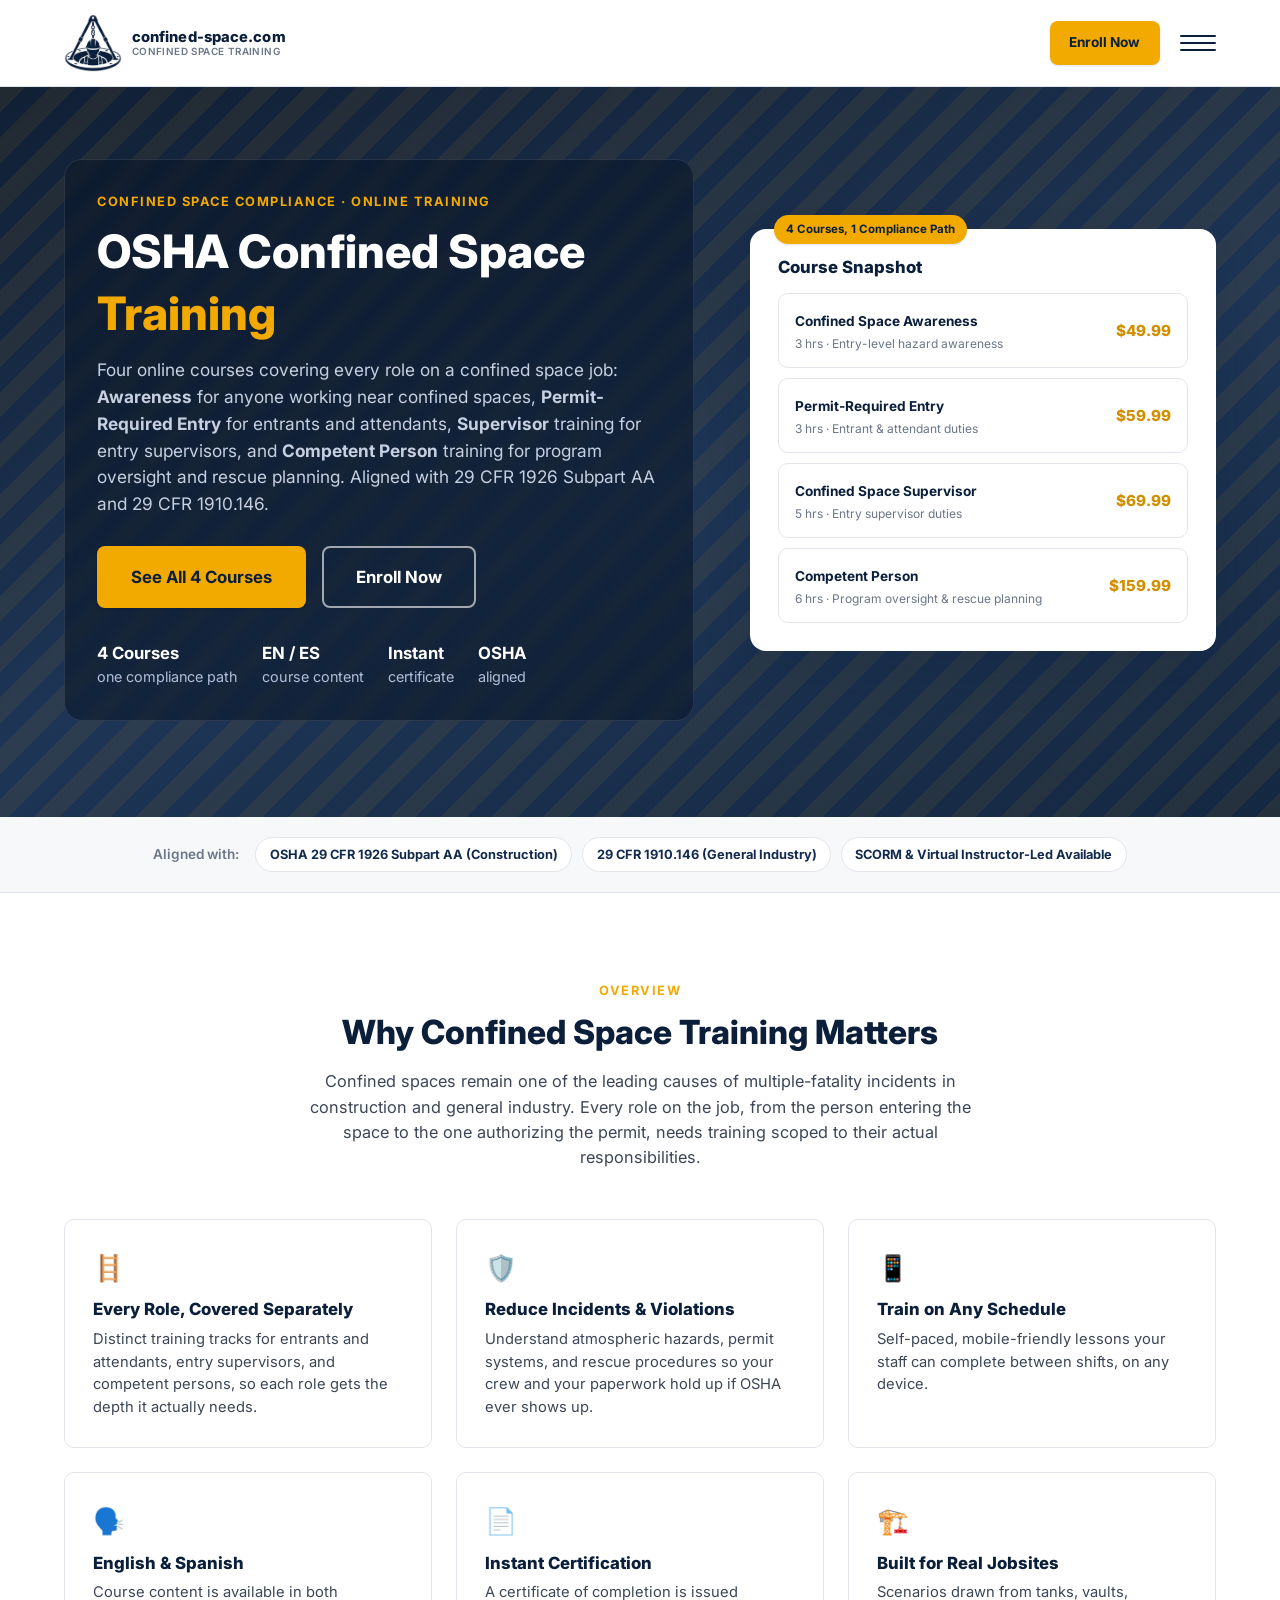
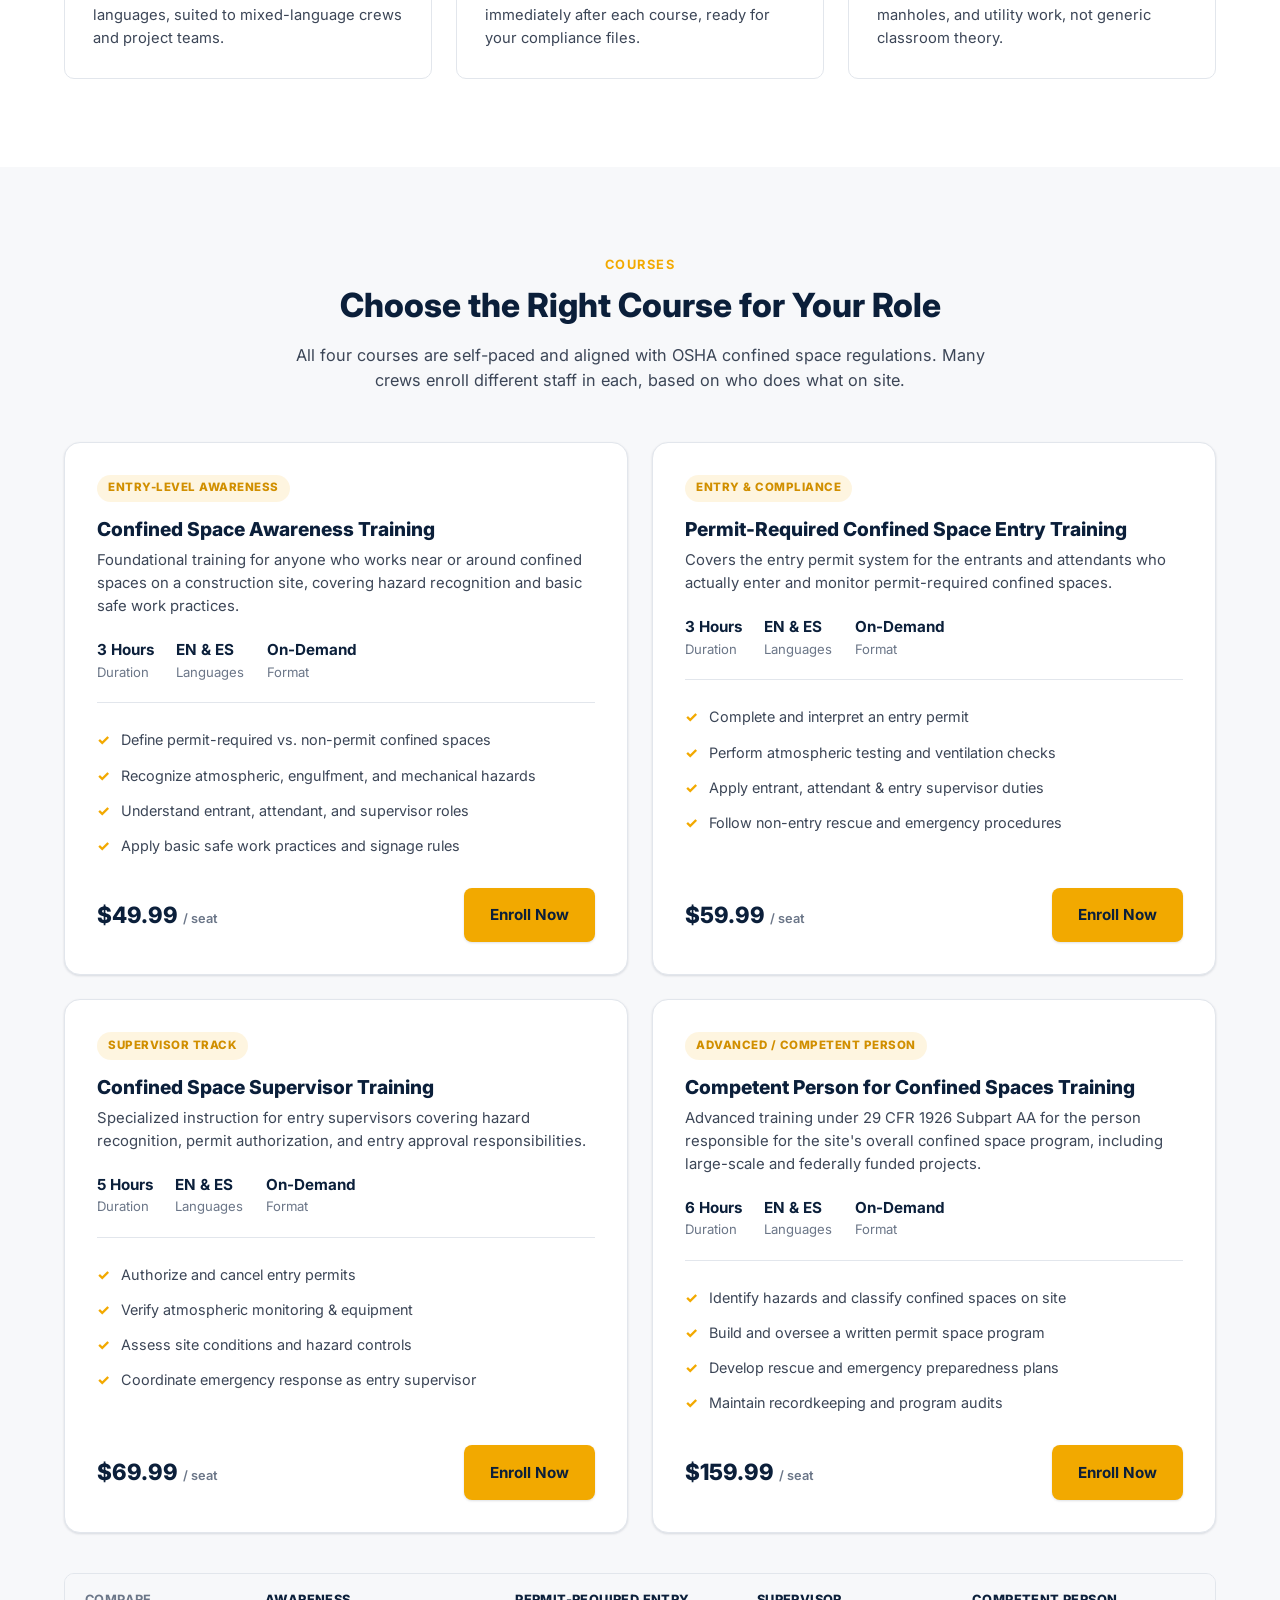
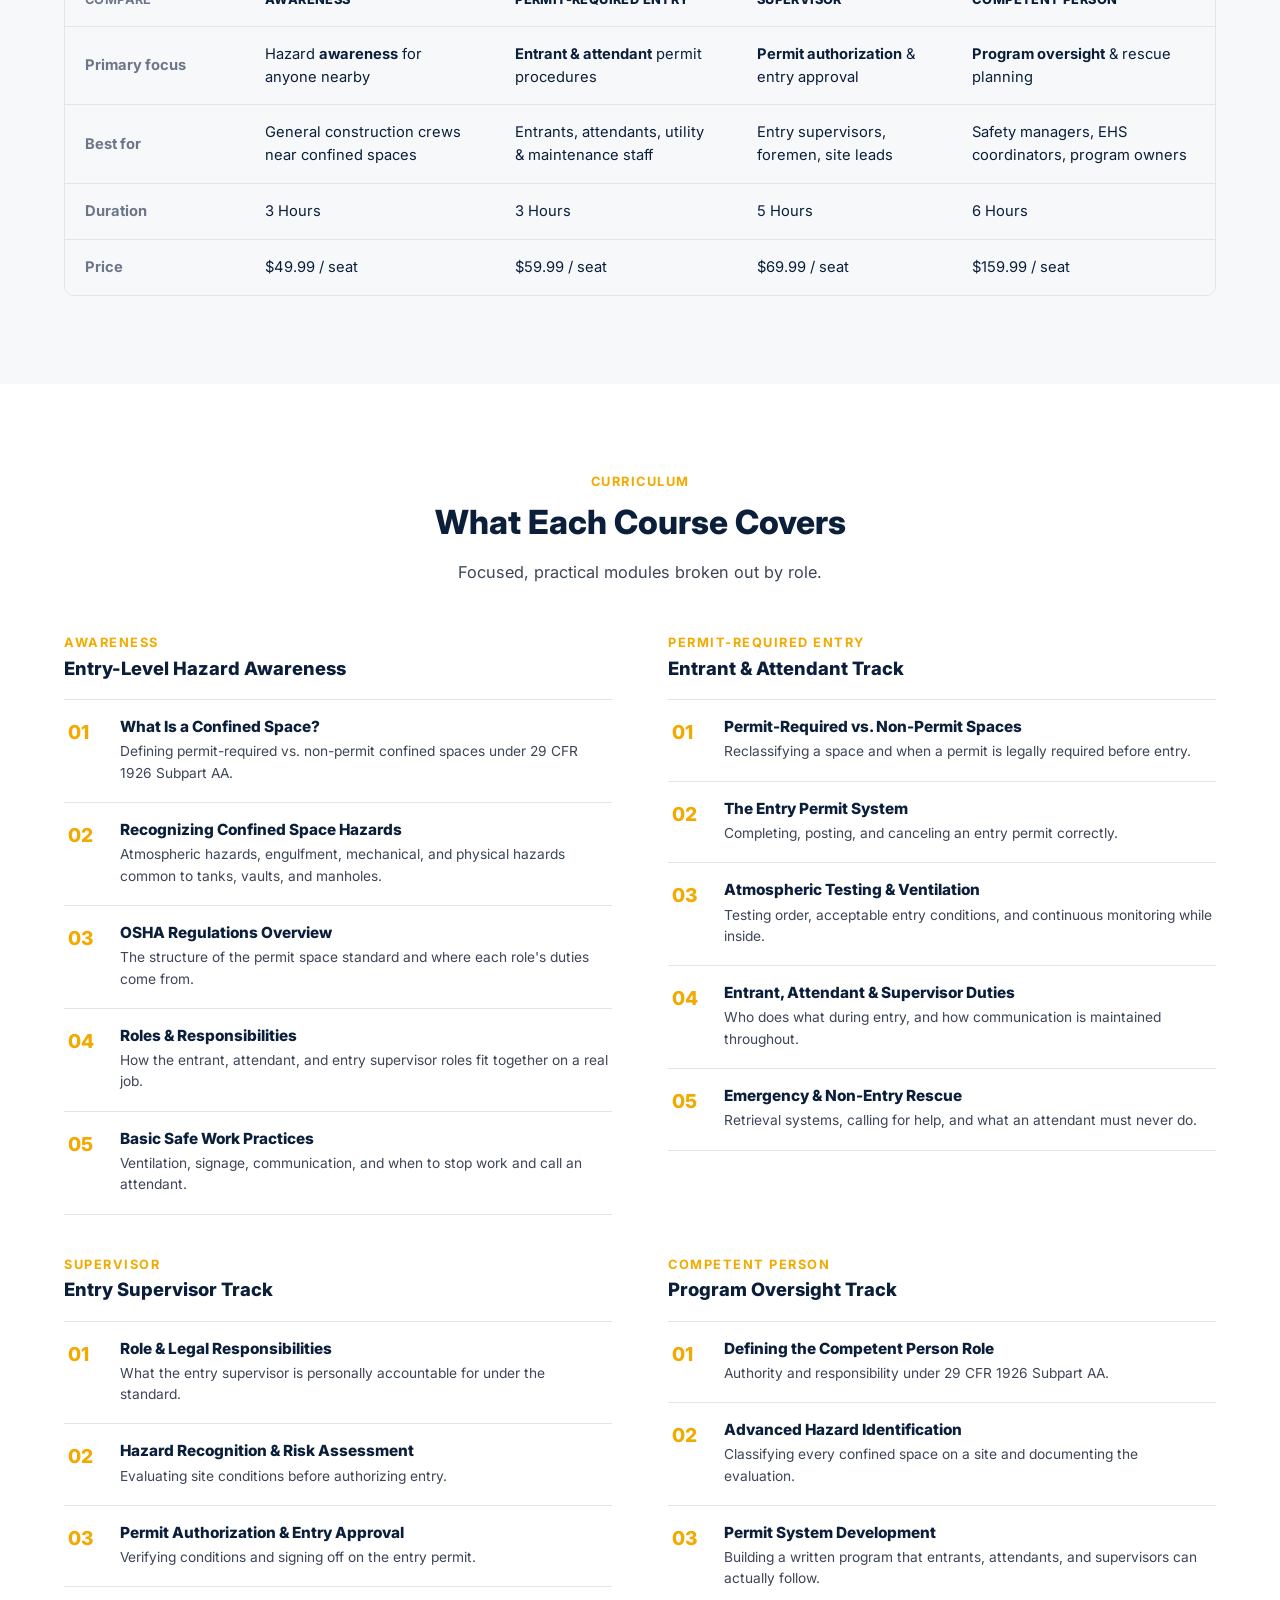
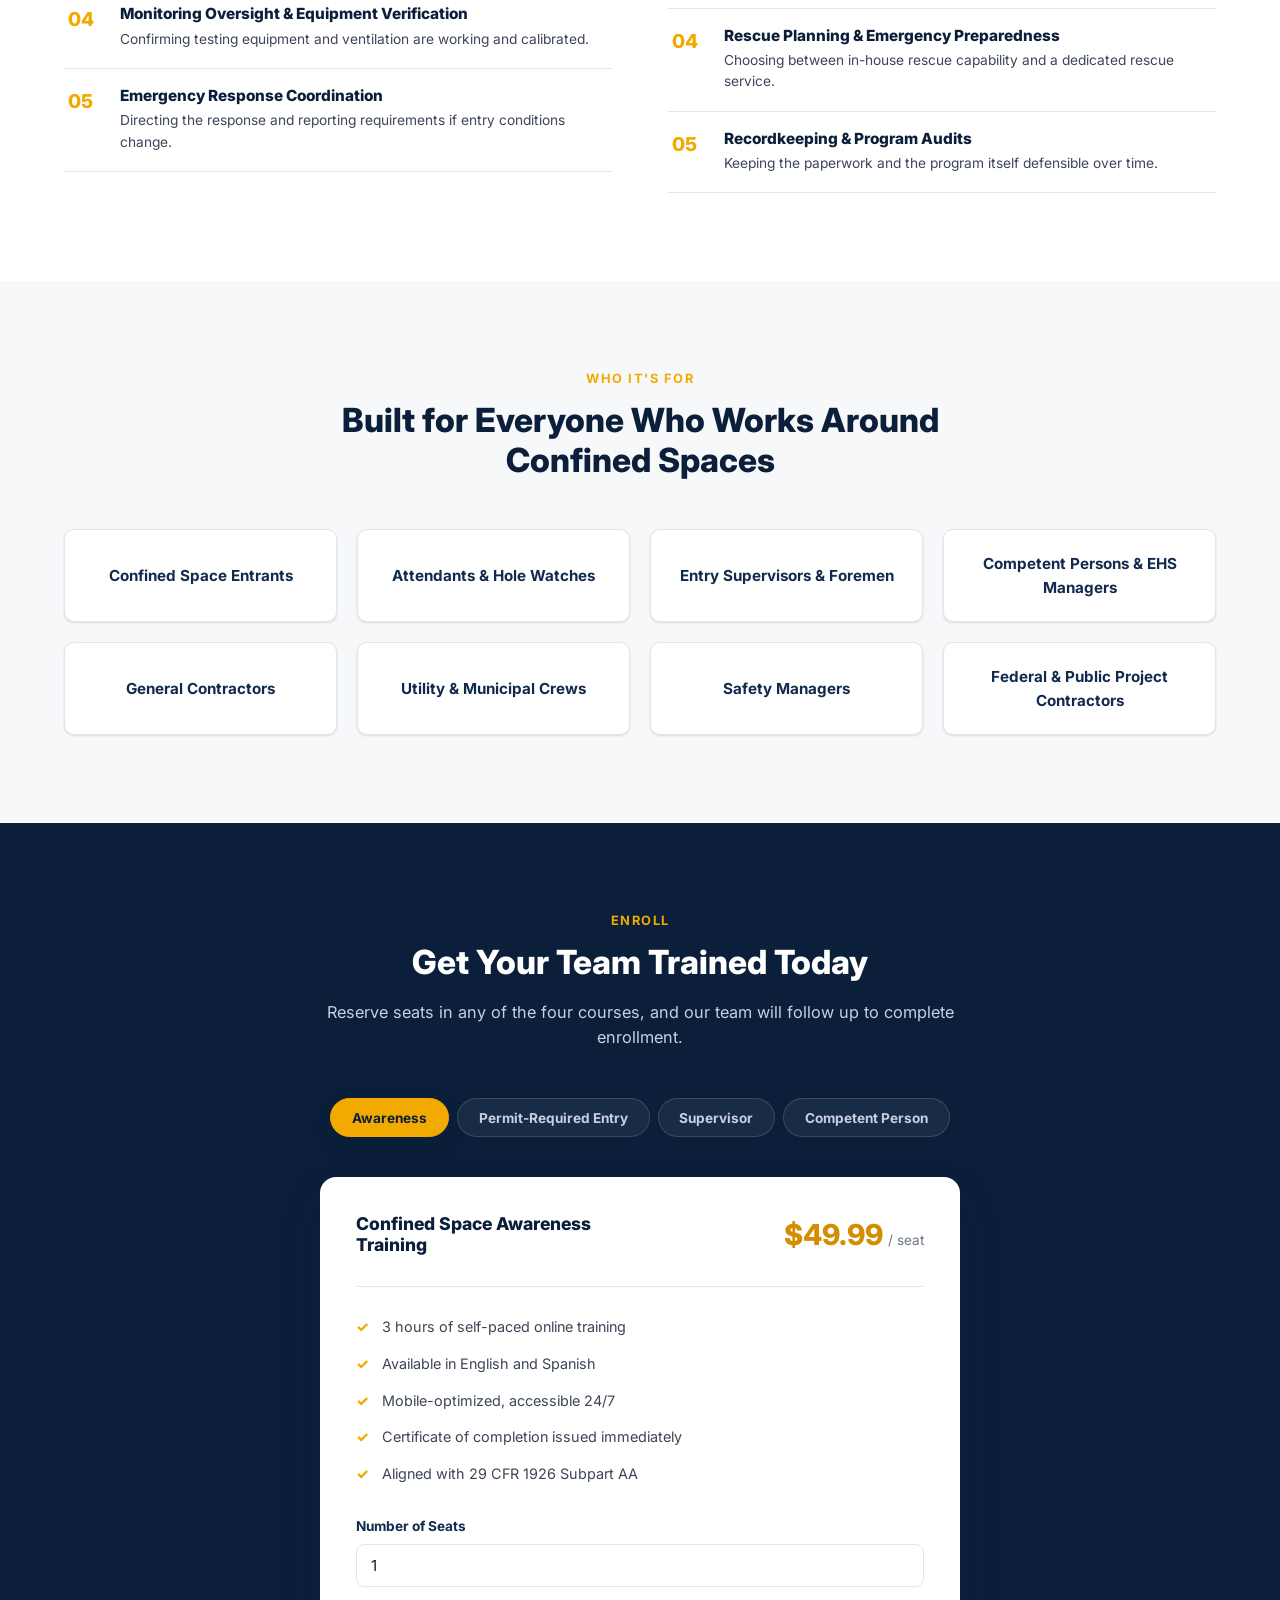
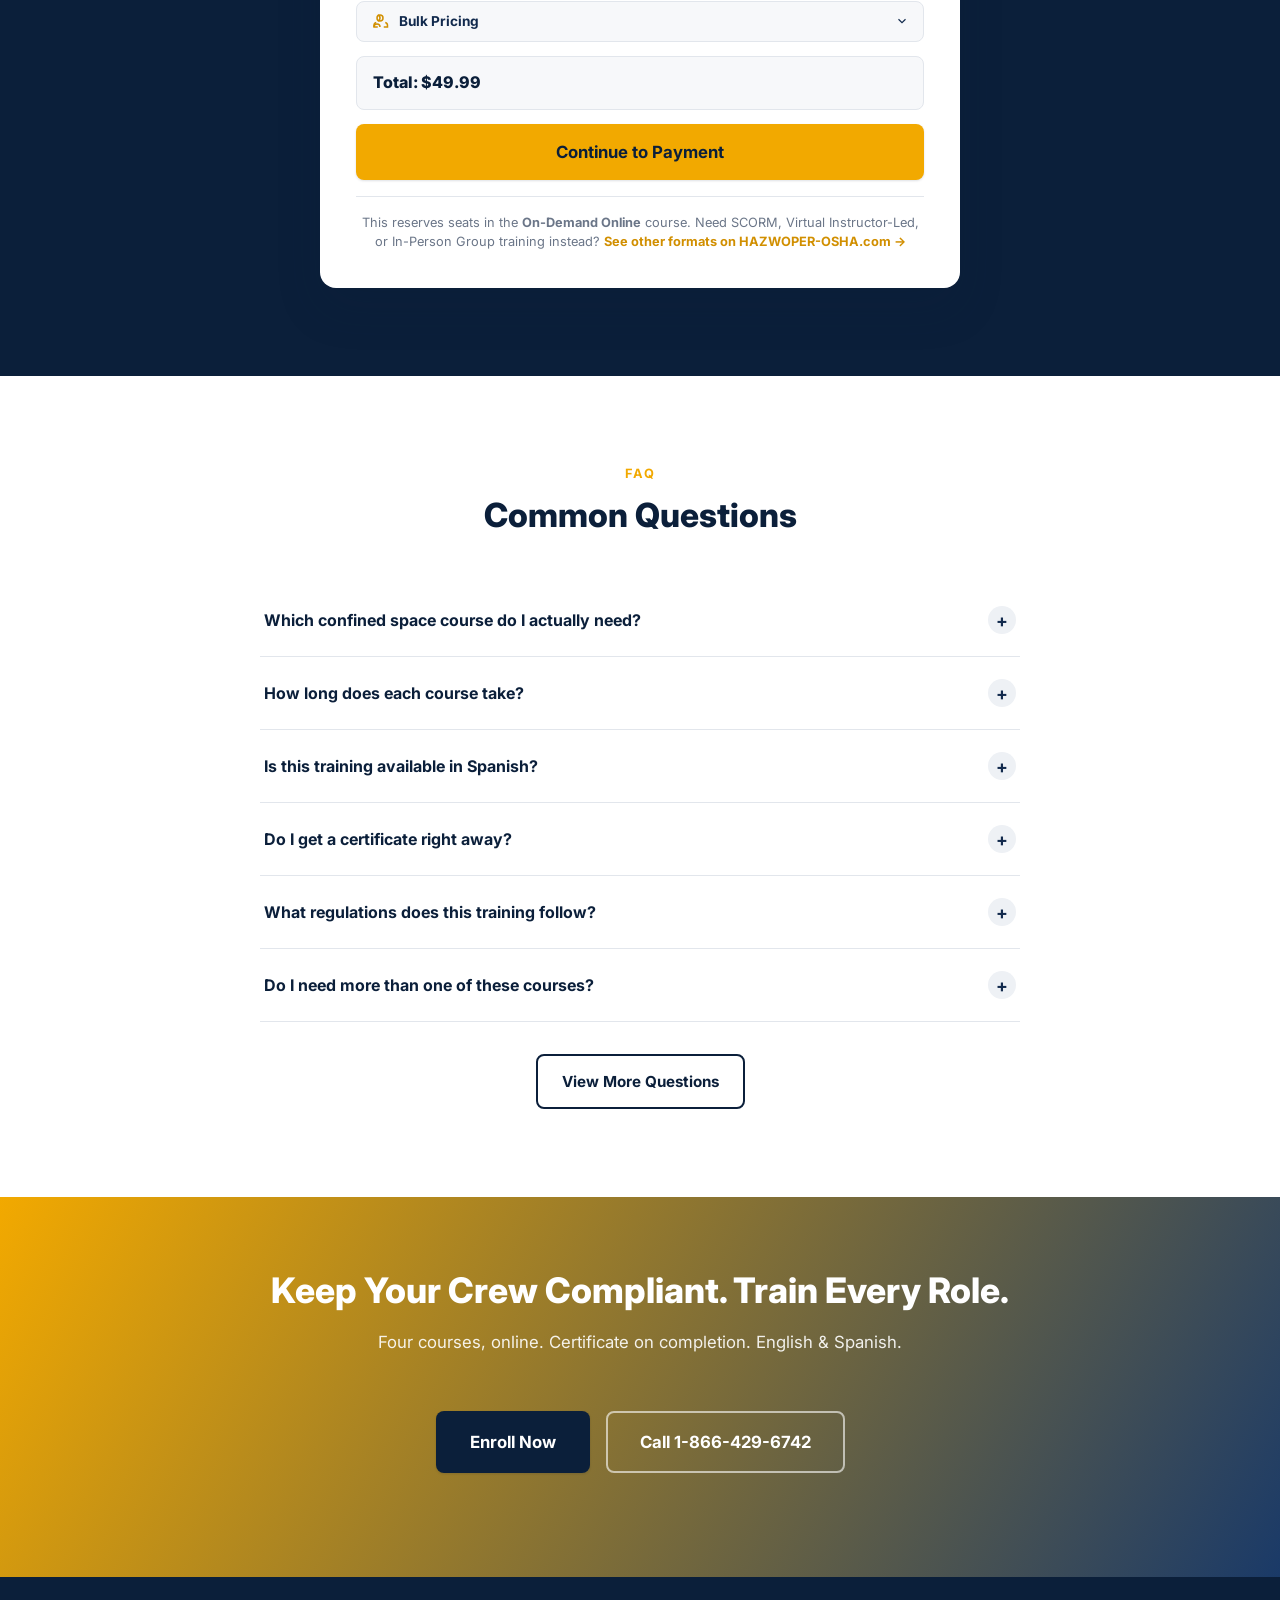
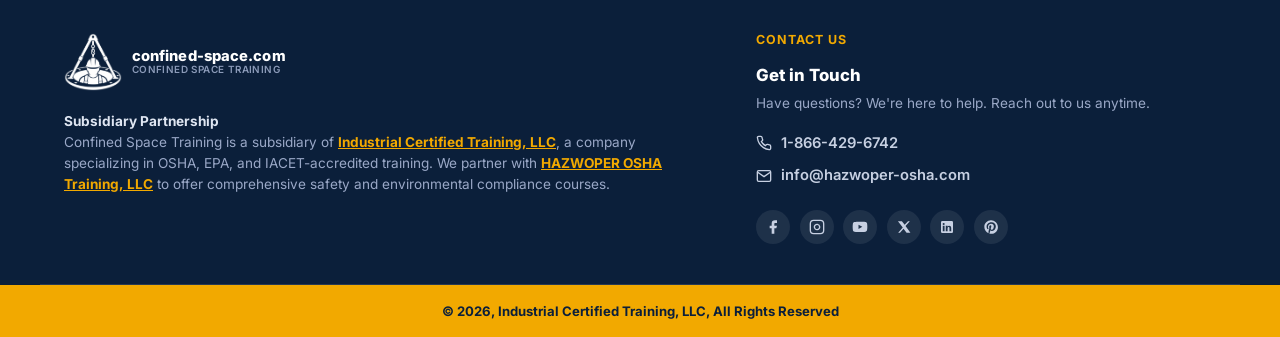
<file: index.html>
<!DOCTYPE html>
<html lang="en">
<head>
<meta charset="UTF-8">
<meta name="viewport" content="width=device-width, initial-scale=1.0">
<title>OSHA Confined Space Training | Awareness, Entry, Supervisor &amp; Competent Person | confined-space.com</title>
<meta name="description" content="Four online OSHA confined space courses: Awareness, Permit-Required Entry, Supervisor, and Competent Person training. Aligned with 29 CFR 1926 Subpart AA &amp; 1910.146, self-paced, English &amp; Spanish, instant certificate.">
<link rel="icon" type="image/png" href="images/cst-logo.png">
<link rel="apple-touch-icon" href="images/cst-logo.png">

<meta property="og:type" content="website">
<meta property="og:title" content="OSHA Confined Space Training | Awareness, Entry, Supervisor &amp; Competent Person">
<meta property="og:description" content="Four online OSHA confined space courses: Awareness, Permit-Required Entry, Supervisor, and Competent Person training. Aligned with 29 CFR 1926 Subpart AA &amp; 1910.146, self-paced, English &amp; Spanish, instant certificate.">
<meta name="twitter:card" content="summary_large_image">
<meta name="twitter:title" content="OSHA Confined Space Training | Awareness, Entry, Supervisor &amp; Competent Person">
<meta name="twitter:description" content="Four online OSHA confined space courses covering every role, from awareness to competent person. Self-paced, English &amp; Spanish, instant certificate.">

<link rel="preconnect" href="https://fonts.googleapis.com">
<link href="https://fonts.googleapis.com/css2?family=Inter:wght@400;500;600;700;800&display=swap" rel="stylesheet">
<link rel="stylesheet" href="css/styles.css">
<script type="application/ld+json">
{
  "@context": "https://schema.org",
  "@type": "EducationalOrganization",
  "name": "Confined Space Training",
  "alternateName": "confined-space.com",
  "legalName": "Industrial Certified Training, LLC",
  "url": "https://confined-space.com/",
  "logo": "https://confined-space.com/images/cst-logo.png",
  "image": "https://confined-space.com/images/cst-logo.png",
  "email": "info@hazwoper-osha.com",
  "telephone": "+1-866-429-6742",
  "sameAs": [
    "https://www.facebook.com/HazwoperOsha/",
    "https://www.instagram.com/hazwoper_osha_training/?hl=en",
    "https://twitter.com/HazwoperOsha",
    "https://www.linkedin.com/company/hazwoper-osha",
    "https://www.pinterest.com/hazwoperosha/",
    "https://www.youtube.com/@hazwoper-osha"
  ],
  "parentOrganization": {
    "@type": "Organization",
    "name": "Industrial Certified Training, LLC",
    "url": "https://ictraining.us/"
  }
}
</script>
</head>
<body>

<a class="skip-link" href="#main">Skip to content</a>

<header class="site-header">
  <div class="container header-inner">
    <a href="#top" class="logo">
      <img src="images/cst-logo.png" alt="confined-space.com" class="logo-icon">
      <span class="logo-text">
        <span class="logo-mark">confined-space.com</span>
        <span class="logo-sub">Confined Space Training</span>
      </span>
    </a>

    <nav class="main-nav" id="mainNav">
      <a href="#overview">Overview</a>
      <a href="#courses">Courses</a>
      <a href="#curriculum">Curriculum</a>
      <a href="#audience">Who It's For</a>
      <a href="#pricing">Pricing</a>
      <a href="#faq">FAQ</a>
      <a href="tel:18664296742" class="nav-phone">
        <svg width="16" height="16" viewBox="0 0 24 24" fill="none" stroke="currentColor" stroke-width="2"><path d="M22 16.92v3a2 2 0 0 1-2.18 2 19.79 19.79 0 0 1-8.63-3.07 19.5 19.5 0 0 1-6-6 19.79 19.79 0 0 1-3.07-8.67A2 2 0 0 1 4.11 2h3a2 2 0 0 1 2 1.72c.127.96.362 1.903.7 2.81a2 2 0 0 1-.45 2.11L8.09 9.91a16 16 0 0 0 6 6l1.27-1.27a2 2 0 0 1 2.11-.45c.907.338 1.85.573 2.81.7A2 2 0 0 1 22 16.92z"/></svg>
        1-866-429-6742
      </a>
      <a href="mailto:info@hazwoper-osha.com" class="nav-phone nav-email">
        <svg width="16" height="16" viewBox="0 0 24 24" fill="none" stroke="currentColor" stroke-width="2"><path d="M4 4h16c1.1 0 2 .9 2 2v12c0 1.1-.9 2-2 2H4c-1.1 0-2-.9-2-2V6c0-1.1.9-2 2-2z"/><polyline points="22,6 12,13 2,6"/></svg>
        info@hazwoper-osha.com
      </a>
    </nav>

    <div class="header-actions">
      <a href="tel:18664296742" class="header-phone">
        <svg width="16" height="16" viewBox="0 0 24 24" fill="none" stroke="currentColor" stroke-width="2"><path d="M22 16.92v3a2 2 0 0 1-2.18 2 19.79 19.79 0 0 1-8.63-3.07 19.5 19.5 0 0 1-6-6 19.79 19.79 0 0 1-3.07-8.67A2 2 0 0 1 4.11 2h3a2 2 0 0 1 2 1.72c.127.96.362 1.903.7 2.81a2 2 0 0 1-.45 2.11L8.09 9.91a16 16 0 0 0 6 6l1.27-1.27a2 2 0 0 1 2.11-.45c.907.338 1.85.573 2.81.7A2 2 0 0 1 22 16.92z"/></svg>
        1-866-429-6742
      </a>
      <a href="#pricing" class="btn btn-primary btn-sm">Enroll Now</a>
      <button class="nav-toggle" id="navToggle" aria-label="Toggle navigation" aria-expanded="false">
        <span></span><span></span><span></span>
      </button>
    </div>
  </div>
</header>

<main id="main">

  <!-- HERO -->
  <section class="hero" id="top">
    <div class="container hero-inner">
      <div class="hero-copy">
        <p class="eyebrow">Confined Space Compliance &middot; Online Training</p>
        <h1>OSHA Confined Space <span>Training</span></h1>
        <p class="hero-lead">
          Four online courses covering every role on a confined space job: <strong>Awareness</strong> for anyone
          working near confined spaces, <strong>Permit-Required Entry</strong> for entrants and attendants,
          <strong>Supervisor</strong> training for entry supervisors, and <strong>Competent Person</strong> training
          for program oversight and rescue planning. Aligned with 29 CFR 1926 Subpart AA and 29 CFR 1910.146.
        </p>
        <div class="hero-cta-row">
          <a href="#courses" class="btn btn-primary btn-lg">See All 4 Courses</a>
          <a href="#pricing" class="btn btn-outline-light btn-lg">Enroll Now</a>
        </div>
        <ul class="hero-meta">
          <li><strong>4 Courses</strong> one compliance path</li>
          <li><strong>EN / ES</strong> course content</li>
          <li><strong>Instant</strong> certificate</li>
          <li><strong>OSHA</strong> aligned</li>
        </ul>
      </div>

      <div class="hero-card" aria-hidden="false">
        <div class="hero-card-badge">4 Courses, 1 Compliance Path</div>
        <h3>Course Snapshot</h3>
        <ul class="hero-card-courses">
          <li class="hero-card-course">
            <span>
              <span class="hero-card-course-name">Confined Space Awareness</span>
              <span class="hero-card-course-meta">3 hrs &middot; Entry-level hazard awareness</span>
            </span>
            <span class="hero-card-course-price">$49.99</span>
          </li>
          <li class="hero-card-course">
            <span>
              <span class="hero-card-course-name">Permit-Required Entry</span>
              <span class="hero-card-course-meta">3 hrs &middot; Entrant &amp; attendant duties</span>
            </span>
            <span class="hero-card-course-price">$59.99</span>
          </li>
          <li class="hero-card-course">
            <span>
              <span class="hero-card-course-name">Confined Space Supervisor</span>
              <span class="hero-card-course-meta">5 hrs &middot; Entry supervisor duties</span>
            </span>
            <span class="hero-card-course-price">$69.99</span>
          </li>
          <li class="hero-card-course">
            <span>
              <span class="hero-card-course-name">Competent Person</span>
              <span class="hero-card-course-meta">6 hrs &middot; Program oversight &amp; rescue planning</span>
            </span>
            <span class="hero-card-course-price">$159.99</span>
          </li>
        </ul>
      </div>
    </div>
  </section>

  <!-- TRUST STRIP -->
  <section class="trust-strip">
    <div class="container trust-strip-inner">
      <span>Aligned with:</span>
      <div class="trust-badges">
        <span class="badge">OSHA 29 CFR 1926 Subpart AA (Construction)</span>
        <span class="badge">29 CFR 1910.146 (General Industry)</span>
        <span class="badge">SCORM &amp; Virtual Instructor-Led Available</span>
      </div>
    </div>
  </section>

  <!-- OVERVIEW -->
  <section class="section" id="overview">
    <div class="container">
      <div class="section-head">
        <p class="eyebrow">Overview</p>
        <h2>Why Confined Space Training Matters</h2>
        <p class="section-sub">
          Confined spaces remain one of the leading causes of multiple-fatality incidents in construction and
          general industry. Every role on the job, from the person entering the space to the one authorizing the
          permit, needs training scoped to their actual responsibilities.
        </p>
      </div>

      <div class="grid-3 feature-grid">
        <div class="feature-card">
          <div class="feature-icon">🪜</div>
          <h3>Every Role, Covered Separately</h3>
          <p>Distinct training tracks for entrants and attendants, entry supervisors, and competent persons, so each role gets the depth it actually needs.</p>
        </div>
        <div class="feature-card">
          <div class="feature-icon">🛡️</div>
          <h3>Reduce Incidents &amp; Violations</h3>
          <p>Understand atmospheric hazards, permit systems, and rescue procedures so your crew and your paperwork hold up if OSHA ever shows up.</p>
        </div>
        <div class="feature-card">
          <div class="feature-icon">📱</div>
          <h3>Train on Any Schedule</h3>
          <p>Self-paced, mobile-friendly lessons your staff can complete between shifts, on any device.</p>
        </div>
        <div class="feature-card">
          <div class="feature-icon">🗣️</div>
          <h3>English &amp; Spanish</h3>
          <p>Course content is available in both languages, suited to mixed-language crews and project teams.</p>
        </div>
        <div class="feature-card">
          <div class="feature-icon">📄</div>
          <h3>Instant Certification</h3>
          <p>A certificate of completion is issued immediately after each course, ready for your compliance files.</p>
        </div>
        <div class="feature-card">
          <div class="feature-icon">🏗️</div>
          <h3>Built for Real Jobsites</h3>
          <p>Scenarios drawn from tanks, vaults, manholes, and utility work, not generic classroom theory.</p>
        </div>
      </div>
    </div>
  </section>

  <!-- COURSES -->
  <section class="section section-alt" id="courses">
    <div class="container">
      <div class="section-head">
        <p class="eyebrow">Courses</p>
        <h2>Choose the Right Course for Your Role</h2>
        <p class="section-sub">All four courses are self-paced and aligned with OSHA confined space regulations. Many crews enroll different staff in each, based on who does what on site.</p>
      </div>

      <div class="course-grid">
        <div class="course-card">
          <span class="course-card-tag">Entry-Level Awareness</span>
          <h3>Confined Space Awareness Training</h3>
          <p class="course-card-desc">Foundational training for anyone who works near or around confined spaces on a construction site, covering hazard recognition and basic safe work practices.</p>
          <ul class="course-card-facts">
            <li><strong>3 Hours</strong>Duration</li>
            <li><strong>EN &amp; ES</strong>Languages</li>
            <li><strong>On-Demand</strong>Format</li>
          </ul>
          <ul class="course-card-list">
            <li>Define permit-required vs. non-permit confined spaces</li>
            <li>Recognize atmospheric, engulfment, and mechanical hazards</li>
            <li>Understand entrant, attendant, and supervisor roles</li>
            <li>Apply basic safe work practices and signage rules</li>
          </ul>
          <div class="course-card-footer">
            <span class="course-card-price">$49.99 <span>/ seat</span></span>
            <a href="#pricing" class="btn btn-primary" data-course="awareness">Enroll Now</a>
          </div>
        </div>

        <div class="course-card">
          <span class="course-card-tag">Entry &amp; Compliance</span>
          <h3>Permit-Required Confined Space Entry Training</h3>
          <p class="course-card-desc">Covers the entry permit system for the entrants and attendants who actually enter and monitor permit-required confined spaces.</p>
          <ul class="course-card-facts">
            <li><strong>3 Hours</strong>Duration</li>
            <li><strong>EN &amp; ES</strong>Languages</li>
            <li><strong>On-Demand</strong>Format</li>
          </ul>
          <ul class="course-card-list">
            <li>Complete and interpret an entry permit</li>
            <li>Perform atmospheric testing and ventilation checks</li>
            <li>Apply entrant, attendant &amp; entry supervisor duties</li>
            <li>Follow non-entry rescue and emergency procedures</li>
          </ul>
          <div class="course-card-footer">
            <span class="course-card-price">$59.99 <span>/ seat</span></span>
            <a href="#pricing" class="btn btn-primary" data-course="entry">Enroll Now</a>
          </div>
        </div>

        <div class="course-card">
          <span class="course-card-tag">Supervisor Track</span>
          <h3>Confined Space Supervisor Training</h3>
          <p class="course-card-desc">Specialized instruction for entry supervisors covering hazard recognition, permit authorization, and entry approval responsibilities.</p>
          <ul class="course-card-facts">
            <li><strong>5 Hours</strong>Duration</li>
            <li><strong>EN &amp; ES</strong>Languages</li>
            <li><strong>On-Demand</strong>Format</li>
          </ul>
          <ul class="course-card-list">
            <li>Authorize and cancel entry permits</li>
            <li>Verify atmospheric monitoring &amp; equipment</li>
            <li>Assess site conditions and hazard controls</li>
            <li>Coordinate emergency response as entry supervisor</li>
          </ul>
          <div class="course-card-footer">
            <span class="course-card-price">$69.99 <span>/ seat</span></span>
            <a href="#pricing" class="btn btn-primary" data-course="supervisor">Enroll Now</a>
          </div>
        </div>

        <div class="course-card">
          <span class="course-card-tag">Advanced / Competent Person</span>
          <h3>Competent Person for Confined Spaces Training</h3>
          <p class="course-card-desc">Advanced training under 29 CFR 1926 Subpart AA for the person responsible for the site's overall confined space program, including large-scale and federally funded projects.</p>
          <ul class="course-card-facts">
            <li><strong>6 Hours</strong>Duration</li>
            <li><strong>EN &amp; ES</strong>Languages</li>
            <li><strong>On-Demand</strong>Format</li>
          </ul>
          <ul class="course-card-list">
            <li>Identify hazards and classify confined spaces on site</li>
            <li>Build and oversee a written permit space program</li>
            <li>Develop rescue and emergency preparedness plans</li>
            <li>Maintain recordkeeping and program audits</li>
          </ul>
          <div class="course-card-footer">
            <span class="course-card-price">$159.99 <span>/ seat</span></span>
            <a href="#pricing" class="btn btn-primary" data-course="competent">Enroll Now</a>
          </div>
        </div>
      </div>

      <div class="compare-wrap">
        <table class="compare-table">
          <thead>
            <tr>
              <th>Compare</th>
              <th>Awareness</th>
              <th>Permit-Required Entry</th>
              <th>Supervisor</th>
              <th>Competent Person</th>
            </tr>
          </thead>
          <tbody>
            <tr>
              <td>Primary focus</td>
              <td>Hazard <strong>awareness</strong> for anyone nearby</td>
              <td><strong>Entrant &amp; attendant</strong> permit procedures</td>
              <td><strong>Permit authorization</strong> &amp; entry approval</td>
              <td><strong>Program oversight</strong> &amp; rescue planning</td>
            </tr>
            <tr>
              <td>Best for</td>
              <td>General construction crews near confined spaces</td>
              <td>Entrants, attendants, utility &amp; maintenance staff</td>
              <td>Entry supervisors, foremen, site leads</td>
              <td>Safety managers, EHS coordinators, program owners</td>
            </tr>
            <tr>
              <td>Duration</td>
              <td>3 Hours</td>
              <td>3 Hours</td>
              <td>5 Hours</td>
              <td>6 Hours</td>
            </tr>
            <tr>
              <td>Price</td>
              <td>$49.99 / seat</td>
              <td>$59.99 / seat</td>
              <td>$69.99 / seat</td>
              <td>$159.99 / seat</td>
            </tr>
          </tbody>
        </table>
      </div>
    </div>
  </section>

  <!-- CURRICULUM -->
  <section class="section" id="curriculum">
    <div class="container">
      <div class="section-head">
        <p class="eyebrow">Curriculum</p>
        <h2>What Each Course Covers</h2>
        <p class="section-sub">Focused, practical modules broken out by role.</p>
      </div>

      <div class="curriculum-columns">
        <div>
          <div class="curriculum-col-head">
            <p class="eyebrow">Awareness</p>
            <h3>Entry-Level Hazard Awareness</h3>
          </div>
          <ol class="curriculum-list">
            <li>
              <span class="curriculum-num">01</span>
              <div>
                <h4>What Is a Confined Space?</h4>
                <p>Defining permit-required vs. non-permit confined spaces under 29 CFR 1926 Subpart AA.</p>
              </div>
            </li>
            <li>
              <span class="curriculum-num">02</span>
              <div>
                <h4>Recognizing Confined Space Hazards</h4>
                <p>Atmospheric hazards, engulfment, mechanical, and physical hazards common to tanks, vaults, and manholes.</p>
              </div>
            </li>
            <li>
              <span class="curriculum-num">03</span>
              <div>
                <h4>OSHA Regulations Overview</h4>
                <p>The structure of the permit space standard and where each role's duties come from.</p>
              </div>
            </li>
            <li>
              <span class="curriculum-num">04</span>
              <div>
                <h4>Roles &amp; Responsibilities</h4>
                <p>How the entrant, attendant, and entry supervisor roles fit together on a real job.</p>
              </div>
            </li>
            <li>
              <span class="curriculum-num">05</span>
              <div>
                <h4>Basic Safe Work Practices</h4>
                <p>Ventilation, signage, communication, and when to stop work and call an attendant.</p>
              </div>
            </li>
          </ol>
        </div>

        <div>
          <div class="curriculum-col-head">
            <p class="eyebrow">Permit-Required Entry</p>
            <h3>Entrant &amp; Attendant Track</h3>
          </div>
          <ol class="curriculum-list">
            <li>
              <span class="curriculum-num">01</span>
              <div>
                <h4>Permit-Required vs. Non-Permit Spaces</h4>
                <p>Reclassifying a space and when a permit is legally required before entry.</p>
              </div>
            </li>
            <li>
              <span class="curriculum-num">02</span>
              <div>
                <h4>The Entry Permit System</h4>
                <p>Completing, posting, and canceling an entry permit correctly.</p>
              </div>
            </li>
            <li>
              <span class="curriculum-num">03</span>
              <div>
                <h4>Atmospheric Testing &amp; Ventilation</h4>
                <p>Testing order, acceptable entry conditions, and continuous monitoring while inside.</p>
              </div>
            </li>
            <li>
              <span class="curriculum-num">04</span>
              <div>
                <h4>Entrant, Attendant &amp; Supervisor Duties</h4>
                <p>Who does what during entry, and how communication is maintained throughout.</p>
              </div>
            </li>
            <li>
              <span class="curriculum-num">05</span>
              <div>
                <h4>Emergency &amp; Non-Entry Rescue</h4>
                <p>Retrieval systems, calling for help, and what an attendant must never do.</p>
              </div>
            </li>
          </ol>
        </div>

        <div>
          <div class="curriculum-col-head">
            <p class="eyebrow">Supervisor</p>
            <h3>Entry Supervisor Track</h3>
          </div>
          <ol class="curriculum-list">
            <li>
              <span class="curriculum-num">01</span>
              <div>
                <h4>Role &amp; Legal Responsibilities</h4>
                <p>What the entry supervisor is personally accountable for under the standard.</p>
              </div>
            </li>
            <li>
              <span class="curriculum-num">02</span>
              <div>
                <h4>Hazard Recognition &amp; Risk Assessment</h4>
                <p>Evaluating site conditions before authorizing entry.</p>
              </div>
            </li>
            <li>
              <span class="curriculum-num">03</span>
              <div>
                <h4>Permit Authorization &amp; Entry Approval</h4>
                <p>Verifying conditions and signing off on the entry permit.</p>
              </div>
            </li>
            <li>
              <span class="curriculum-num">04</span>
              <div>
                <h4>Monitoring Oversight &amp; Equipment Verification</h4>
                <p>Confirming testing equipment and ventilation are working and calibrated.</p>
              </div>
            </li>
            <li>
              <span class="curriculum-num">05</span>
              <div>
                <h4>Emergency Response Coordination</h4>
                <p>Directing the response and reporting requirements if entry conditions change.</p>
              </div>
            </li>
          </ol>
        </div>

        <div>
          <div class="curriculum-col-head">
            <p class="eyebrow">Competent Person</p>
            <h3>Program Oversight Track</h3>
          </div>
          <ol class="curriculum-list">
            <li>
              <span class="curriculum-num">01</span>
              <div>
                <h4>Defining the Competent Person Role</h4>
                <p>Authority and responsibility under 29 CFR 1926 Subpart AA.</p>
              </div>
            </li>
            <li>
              <span class="curriculum-num">02</span>
              <div>
                <h4>Advanced Hazard Identification</h4>
                <p>Classifying every confined space on a site and documenting the evaluation.</p>
              </div>
            </li>
            <li>
              <span class="curriculum-num">03</span>
              <div>
                <h4>Permit System Development</h4>
                <p>Building a written program that entrants, attendants, and supervisors can actually follow.</p>
              </div>
            </li>
            <li>
              <span class="curriculum-num">04</span>
              <div>
                <h4>Rescue Planning &amp; Emergency Preparedness</h4>
                <p>Choosing between in-house rescue capability and a dedicated rescue service.</p>
              </div>
            </li>
            <li>
              <span class="curriculum-num">05</span>
              <div>
                <h4>Recordkeeping &amp; Program Audits</h4>
                <p>Keeping the paperwork and the program itself defensible over time.</p>
              </div>
            </li>
          </ol>
        </div>
      </div>
    </div>
  </section>

  <!-- WHO IT'S FOR -->
  <section class="section section-alt" id="audience">
    <div class="container">
      <div class="section-head">
        <p class="eyebrow">Who It's For</p>
        <h2>Built for Everyone Who Works Around Confined Spaces</h2>
      </div>
      <div class="grid-4 audience-grid">
        <div class="audience-card">Confined Space Entrants</div>
        <div class="audience-card">Attendants &amp; Hole Watches</div>
        <div class="audience-card">Entry Supervisors &amp; Foremen</div>
        <div class="audience-card">Competent Persons &amp; EHS Managers</div>
        <div class="audience-card">General Contractors</div>
        <div class="audience-card">Utility &amp; Municipal Crews</div>
        <div class="audience-card">Safety Managers</div>
        <div class="audience-card">Federal &amp; Public Project Contractors</div>
      </div>
    </div>
  </section>

  <!-- PRICING / ENROLL -->
  <section class="section pricing-section" id="pricing">
    <div class="container">
      <div class="section-head">
        <p class="eyebrow">Enroll</p>
        <h2>Get Your Team Trained Today</h2>
        <p class="section-sub">Reserve seats in any of the four courses, and our team will follow up to complete enrollment.</p>
      </div>

      <div class="pricing-toggle" role="tablist" aria-label="Filter pricing by course">
        <button type="button" class="pricing-toggle-btn active" data-course="awareness" role="tab" aria-selected="true">Awareness</button>
        <button type="button" class="pricing-toggle-btn" data-course="entry" role="tab" aria-selected="false">Permit-Required Entry</button>
        <button type="button" class="pricing-toggle-btn" data-course="supervisor" role="tab" aria-selected="false">Supervisor</button>
        <button type="button" class="pricing-toggle-btn" data-course="competent" role="tab" aria-selected="false">Competent Person</button>
      </div>

      <div class="pricing-grid filtered" id="pricingGrid">

        <div class="pricing-card is-visible" data-course="awareness">
          <div class="pricing-card-top">
            <h3>Confined Space Awareness Training</h3>
            <div class="price">
              <span class="price-original" hidden>$49.99</span>
              <span class="price-current"><span class="price-amount">$49.99</span><span class="price-per">/ seat</span></span>
            </div>
          </div>

          <ul class="pricing-features">
            <li>3 hours of self-paced online training</li>
            <li>Available in English and Spanish</li>
            <li>Mobile-optimized, accessible 24/7</li>
            <li>Certificate of completion issued immediately</li>
            <li>Aligned with 29 CFR 1926 Subpart AA</li>
          </ul>

          <form class="enroll-form" id="enrollFormAwareness" data-price-per-seat="49.99" data-success-target="formSuccessAwareness">
            <div class="form-row">
              <label for="seatsAwareness">Number of Seats</label>
              <input type="number" id="seatsAwareness" name="seats" min="1" value="1" required>
            </div>

            <div class="bulk-pricing">
              <button type="button" class="bulk-pricing-toggle" aria-expanded="false" aria-controls="bulkPanelAwareness">
                <svg class="bulk-pricing-icon" width="18" height="18" viewBox="0 0 24 24" fill="none" stroke="currentColor" stroke-width="2"><path d="M17 20h5v-2a4 4 0 0 0-3-3.87"/><path d="M9 20H4v-2a4 4 0 0 1 3-3.87"/><path d="M9 4.13a4 4 0 0 1 0 7.75"/><circle cx="12" cy="8" r="4"/><path d="M12 20a4 4 0 0 0-4-4H8a4 4 0 0 0-4 4"/></svg>
                <span>Bulk Pricing</span>
                <svg class="bulk-pricing-chevron" width="14" height="14" viewBox="0 0 24 24" fill="none" stroke="currentColor" stroke-width="2"><polyline points="6 9 12 15 18 9"/></svg>
              </button>
              <div class="bulk-pricing-panel" id="bulkPanelAwareness" hidden>
                <table class="bulk-pricing-table">
                  <thead><tr><th>Seats</th><th>Per Seat</th></tr></thead>
                  <tbody></tbody>
                </table>
              </div>
            </div>

            <div class="form-total">Total: $49.99</div>
            <button type="submit" class="btn btn-primary btn-block btn-lg">Continue to Payment</button>
          </form>

          <p class="format-note">This reserves seats in the <strong>On-Demand Online</strong> course. Need SCORM, Virtual Instructor-Led, or In-Person Group training instead? <a href="https://hazwoper-osha.com/online-courses/confined-space-awareness-training-for-construction-industry" target="_blank" rel="noopener">See other formats on HAZWOPER-OSHA.com &rarr;</a></p>

          <div class="form-success" id="formSuccessAwareness" hidden>
            <h4>Seat count received.</h4>
            <p>You'll be taken to secure payment to complete your enrollment.</p>
          </div>
        </div>

        <div class="pricing-card" data-course="entry">
          <div class="pricing-card-top">
            <h3>Permit-Required Confined Space Entry Training</h3>
            <div class="price">
              <span class="price-original" hidden>$59.99</span>
              <span class="price-current"><span class="price-amount">$59.99</span><span class="price-per">/ seat</span></span>
            </div>
          </div>

          <ul class="pricing-features">
            <li>3 hours of self-paced online training</li>
            <li>Available in English and Spanish</li>
            <li>Mobile-optimized, accessible 24/7</li>
            <li>Certificate of completion issued immediately</li>
            <li>Aligned with 29 CFR 1926 Subpart AA &amp; 1910.146</li>
          </ul>

          <form class="enroll-form" id="enrollFormEntry" data-price-per-seat="59.99" data-success-target="formSuccessEntry">
            <div class="form-row">
              <label for="seatsEntry">Number of Seats</label>
              <input type="number" id="seatsEntry" name="seats" min="1" value="1" required>
            </div>

            <div class="bulk-pricing">
              <button type="button" class="bulk-pricing-toggle" aria-expanded="false" aria-controls="bulkPanelEntry">
                <svg class="bulk-pricing-icon" width="18" height="18" viewBox="0 0 24 24" fill="none" stroke="currentColor" stroke-width="2"><path d="M17 20h5v-2a4 4 0 0 0-3-3.87"/><path d="M9 20H4v-2a4 4 0 0 1 3-3.87"/><path d="M9 4.13a4 4 0 0 1 0 7.75"/><circle cx="12" cy="8" r="4"/><path d="M12 20a4 4 0 0 0-4-4H8a4 4 0 0 0-4 4"/></svg>
                <span>Bulk Pricing</span>
                <svg class="bulk-pricing-chevron" width="14" height="14" viewBox="0 0 24 24" fill="none" stroke="currentColor" stroke-width="2"><polyline points="6 9 12 15 18 9"/></svg>
              </button>
              <div class="bulk-pricing-panel" id="bulkPanelEntry" hidden>
                <table class="bulk-pricing-table">
                  <thead><tr><th>Seats</th><th>Per Seat</th></tr></thead>
                  <tbody></tbody>
                </table>
              </div>
            </div>

            <div class="form-total">Total: $59.99</div>
            <button type="submit" class="btn btn-primary btn-block btn-lg">Continue to Payment</button>
          </form>

          <p class="format-note">This reserves seats in the <strong>On-Demand Online</strong> course. Need SCORM, Virtual Instructor-Led, or In-Person Group training instead? <a href="https://hazwoper-osha.com/online-courses/osha-permit-required-confined-space-entry-training" target="_blank" rel="noopener">See other formats on HAZWOPER-OSHA.com &rarr;</a></p>

          <div class="form-success" id="formSuccessEntry" hidden>
            <h4>Seat count received.</h4>
            <p>You'll be taken to secure payment to complete your enrollment.</p>
          </div>
        </div>

        <div class="pricing-card" data-course="supervisor">
          <div class="pricing-card-top">
            <h3>Confined Space Supervisor Training</h3>
            <div class="price">
              <span class="price-original" hidden>$69.99</span>
              <span class="price-current"><span class="price-amount">$69.99</span><span class="price-per">/ seat</span></span>
            </div>
          </div>

          <ul class="pricing-features">
            <li>5 hours of self-paced online training</li>
            <li>Available in English and Spanish</li>
            <li>Mobile-optimized, accessible 24/7</li>
            <li>Certificate of completion issued immediately</li>
            <li>Aligned with 29 CFR 1926 Subpart AA &amp; 1910.146</li>
          </ul>

          <form class="enroll-form" id="enrollFormSupervisor" data-price-per-seat="69.99" data-success-target="formSuccessSupervisor">
            <div class="form-row">
              <label for="seatsSupervisor">Number of Seats</label>
              <input type="number" id="seatsSupervisor" name="seats" min="1" value="1" required>
            </div>

            <div class="bulk-pricing">
              <button type="button" class="bulk-pricing-toggle" aria-expanded="false" aria-controls="bulkPanelSupervisor">
                <svg class="bulk-pricing-icon" width="18" height="18" viewBox="0 0 24 24" fill="none" stroke="currentColor" stroke-width="2"><path d="M17 20h5v-2a4 4 0 0 0-3-3.87"/><path d="M9 20H4v-2a4 4 0 0 1 3-3.87"/><path d="M9 4.13a4 4 0 0 1 0 7.75"/><circle cx="12" cy="8" r="4"/><path d="M12 20a4 4 0 0 0-4-4H8a4 4 0 0 0-4 4"/></svg>
                <span>Bulk Pricing</span>
                <svg class="bulk-pricing-chevron" width="14" height="14" viewBox="0 0 24 24" fill="none" stroke="currentColor" stroke-width="2"><polyline points="6 9 12 15 18 9"/></svg>
              </button>
              <div class="bulk-pricing-panel" id="bulkPanelSupervisor" hidden>
                <table class="bulk-pricing-table">
                  <thead><tr><th>Seats</th><th>Per Seat</th></tr></thead>
                  <tbody></tbody>
                </table>
              </div>
            </div>

            <div class="form-total">Total: $69.99</div>
            <button type="submit" class="btn btn-primary btn-block btn-lg">Continue to Payment</button>
          </form>

          <p class="format-note">This reserves seats in the <strong>On-Demand Online</strong> course. Need SCORM, Virtual Instructor-Led, or In-Person Group training instead? <a href="https://hazwoper-osha.com/online-courses/osha-confined-space-supervisor-training" target="_blank" rel="noopener">See other formats on HAZWOPER-OSHA.com &rarr;</a></p>

          <div class="form-success" id="formSuccessSupervisor" hidden>
            <h4>Seat count received.</h4>
            <p>You'll be taken to secure payment to complete your enrollment.</p>
          </div>
        </div>

        <div class="pricing-card" data-course="competent">
          <div class="pricing-card-top">
            <h3>Competent Person for Confined Spaces Training</h3>
            <div class="price">
              <span class="price-original" hidden>$159.99</span>
              <span class="price-current"><span class="price-amount">$159.99</span><span class="price-per">/ seat</span></span>
            </div>
          </div>

          <ul class="pricing-features">
            <li>6 hours of self-paced online training</li>
            <li>Available in English and Spanish</li>
            <li>Mobile-optimized, accessible 24/7</li>
            <li>Certificate of completion issued immediately</li>
            <li>Aligned with 29 CFR 1926 Subpart AA</li>
          </ul>

          <form class="enroll-form" id="enrollFormCompetent" data-price-per-seat="159.99" data-success-target="formSuccessCompetent">
            <div class="form-row">
              <label for="seatsCompetent">Number of Seats</label>
              <input type="number" id="seatsCompetent" name="seats" min="1" value="1" required>
            </div>

            <div class="bulk-pricing">
              <button type="button" class="bulk-pricing-toggle" aria-expanded="false" aria-controls="bulkPanelCompetent">
                <svg class="bulk-pricing-icon" width="18" height="18" viewBox="0 0 24 24" fill="none" stroke="currentColor" stroke-width="2"><path d="M17 20h5v-2a4 4 0 0 0-3-3.87"/><path d="M9 20H4v-2a4 4 0 0 1 3-3.87"/><path d="M9 4.13a4 4 0 0 1 0 7.75"/><circle cx="12" cy="8" r="4"/><path d="M12 20a4 4 0 0 0-4-4H8a4 4 0 0 0-4 4"/></svg>
                <span>Bulk Pricing</span>
                <svg class="bulk-pricing-chevron" width="14" height="14" viewBox="0 0 24 24" fill="none" stroke="currentColor" stroke-width="2"><polyline points="6 9 12 15 18 9"/></svg>
              </button>
              <div class="bulk-pricing-panel" id="bulkPanelCompetent" hidden>
                <table class="bulk-pricing-table">
                  <thead><tr><th>Seats</th><th>Per Seat</th></tr></thead>
                  <tbody></tbody>
                </table>
              </div>
            </div>

            <div class="form-total">Total: $159.99</div>
            <button type="submit" class="btn btn-primary btn-block btn-lg">Continue to Payment</button>
          </form>

          <p class="format-note">This reserves seats in the <strong>On-Demand Online</strong> course. Need SCORM, Virtual Instructor-Led, or In-Person Group training instead? <a href="https://hazwoper-osha.com/online-courses/osha-competent-person-for-confined-spaces-training" target="_blank" rel="noopener">See other formats on HAZWOPER-OSHA.com &rarr;</a></p>

          <div class="form-success" id="formSuccessCompetent" hidden>
            <h4>Seat count received.</h4>
            <p>You'll be taken to secure payment to complete your enrollment.</p>
          </div>
        </div>

      </div>
    </div>
  </section>

  <!-- FAQ -->
  <section class="section" id="faq">
    <div class="container">
      <div class="section-head">
        <p class="eyebrow">FAQ</p>
        <h2>Common Questions</h2>
      </div>

      <div class="faq-list">
        <div class="faq-item">
          <button class="faq-question" aria-expanded="false">
            Which confined space course do I actually need?
            <span class="faq-icon">+</span>
          </button>
          <div class="faq-answer">
            <p>It depends on your role. Awareness is for anyone working near confined spaces, Permit-Required Entry is for entrants and attendants who go inside, Supervisor training is for the person authorizing entry, and Competent Person training is for whoever owns the overall confined space program. Many crews enroll different staff in each.</p>
          </div>
        </div>
        <div class="faq-item">
          <button class="faq-question" aria-expanded="false">
            How long does each course take?
            <span class="faq-icon">+</span>
          </button>
          <div class="faq-answer">
            <p>Awareness and Permit-Required Entry each run about 3 hours, Supervisor training runs about 5 hours, and Competent Person training runs about 6 hours. All are self-paced.</p>
          </div>
        </div>
        <div class="faq-item">
          <button class="faq-question" aria-expanded="false">
            Is this training available in Spanish?
            <span class="faq-icon">+</span>
          </button>
          <div class="faq-answer">
            <p>Yes. All four courses are available in English and Spanish.</p>
          </div>
        </div>
        <div class="faq-item">
          <button class="faq-question" aria-expanded="false">
            Do I get a certificate right away?
            <span class="faq-icon">+</span>
          </button>
          <div class="faq-answer">
            <p>Yes, a certificate of completion is issued immediately after finishing any of the four courses, ready to keep in your compliance files.</p>
          </div>
        </div>
        <div class="faq-item">
          <button class="faq-question" aria-expanded="false">
            What regulations does this training follow?
            <span class="faq-icon">+</span>
          </button>
          <div class="faq-answer">
            <p>These courses follow OSHA's confined space standards: 29 CFR 1926 Subpart AA for construction, and 29 CFR 1910.146 for general industry where applicable.</p>
          </div>
        </div>
        <div class="faq-item">
          <button class="faq-question" aria-expanded="false">
            Do I need more than one of these courses?
            <span class="faq-icon">+</span>
          </button>
          <div class="faq-answer">
            <p>Possibly. A site typically needs entrants and attendants trained in Permit-Required Entry, an entry supervisor trained in Supervisor duties, and a designated Competent Person overseeing the program. It's common for one person to hold more than one of these certifications.</p>
          </div>
        </div>
      </div>

      <div class="faq-view-more">
        <a href="frequently-asked-questions/" class="btn btn-outline">View More Questions</a>
      </div>
    </div>
  </section>

  <!-- FINAL CTA -->
  <section class="final-cta">
    <div class="container final-cta-inner">
      <h2>Keep Your Crew Compliant. Train Every Role.</h2>
      <p>Four courses, online. Certificate on completion. English &amp; Spanish.</p>
      <div class="hero-cta-row">
        <a href="#pricing" class="btn btn-primary btn-lg">Enroll Now</a>
        <a href="tel:18664296742" class="btn btn-outline-light btn-lg">Call 1-866-429-6742</a>
      </div>
    </div>
  </section>

</main>

<footer class="site-footer">
  <div class="container footer-grid">

    <div class="footer-col footer-col-brand">
      <a href="#top" class="logo footer-logo">
        <img src="images/cst-logo.png" alt="confined-space.com" class="logo-icon logo-icon-footer">
        <span class="logo-text">
          <span class="logo-mark logo-mark-footer">confined-space.com</span>
          <span class="logo-sub logo-sub-footer">Confined Space Training</span>
        </span>
      </a>

      <p class="footer-legal"><strong>Subsidiary Partnership</strong><br>Confined Space Training is a subsidiary of <a href="https://ictraining.us/" target="_blank" rel="noopener">Industrial Certified Training, LLC</a>, a company specializing in OSHA, EPA, and IACET-accredited training. We partner with <a href="https://hazwoper-osha.com/" target="_blank" rel="noopener">HAZWOPER OSHA Training, LLC</a> to offer comprehensive safety and environmental compliance courses.</p>
    </div>

    <div class="footer-col footer-col-contact">
      <h4 class="footer-col-heading">Contact Us</h4>
      <p class="footer-contact-lead">Get in Touch</p>
      <p class="footer-contact-sub">Have questions? We're here to help. Reach out to us anytime.</p>

      <div class="footer-contact-links">
        <a href="tel:18664296742">
          <svg width="16" height="16" viewBox="0 0 24 24" fill="none" stroke="currentColor" stroke-width="2"><path d="M22 16.92v3a2 2 0 0 1-2.18 2 19.79 19.79 0 0 1-8.63-3.07 19.5 19.5 0 0 1-6-6 19.79 19.79 0 0 1-3.07-8.67A2 2 0 0 1 4.11 2h3a2 2 0 0 1 2 1.72c.127.96.362 1.903.7 2.81a2 2 0 0 1-.45 2.11L8.09 9.91a16 16 0 0 0 6 6l1.27-1.27a2 2 0 0 1 2.11-.45c.907.338 1.85.573 2.81.7A2 2 0 0 1 22 16.92z"/></svg>
          1-866-429-6742
        </a>
        <a href="mailto:info@hazwoper-osha.com">
          <svg width="16" height="16" viewBox="0 0 24 24" fill="none" stroke="currentColor" stroke-width="2"><path d="M4 4h16c1.1 0 2 .9 2 2v12c0 1.1-.9 2-2 2H4c-1.1 0-2-.9-2-2V6c0-1.1.9-2 2-2z"/><polyline points="22,6 12,13 2,6"/></svg>
          info@hazwoper-osha.com
        </a>
      </div>

      <div class="footer-social">
        <a href="https://www.facebook.com/HazwoperOsha/" target="_blank" rel="noopener" aria-label="Facebook">
          <svg width="16" height="16" viewBox="0 0 24 24" fill="currentColor"><path d="M18 2h-3a5 5 0 0 0-5 5v3H7v4h3v8h4v-8h3l1-4h-4V7a1 1 0 0 1 1-1h3z"/></svg>
        </a>
        <a href="https://www.instagram.com/hazwoper_osha_training/?hl=en" target="_blank" rel="noopener" aria-label="Instagram">
          <svg width="16" height="16" viewBox="0 0 24 24" fill="none" stroke="currentColor" stroke-width="2"><rect x="2" y="2" width="20" height="20" rx="5"/><path d="M16 11.37A4 4 0 1 1 12.63 8 4 4 0 0 1 16 11.37z"/><line x1="17.5" y1="6.5" x2="17.51" y2="6.5"/></svg>
        </a>
        <a href="https://www.youtube.com/@hazwoper-osha" target="_blank" rel="noopener" aria-label="YouTube">
          <svg width="16" height="16" viewBox="0 0 24 24" fill="currentColor"><path d="M22.54 6.42a2.78 2.78 0 0 0-1.94-2C18.88 4 12 4 12 4s-6.88 0-8.6.46a2.78 2.78 0 0 0-1.94 2A29 29 0 0 0 1 11.75a29 29 0 0 0 .46 5.33A2.78 2.78 0 0 0 3.4 19c1.72.46 8.6.46 8.6.46s6.88 0 8.6-.46a2.78 2.78 0 0 0 1.94-2 29 29 0 0 0 .46-5.25 29 29 0 0 0-.46-5.33zM9.75 15.02V8.48l5.75 3.27z"/></svg>
        </a>
        <a href="https://twitter.com/HazwoperOsha" target="_blank" rel="noopener" aria-label="X">
          <svg width="14" height="14" viewBox="0 0 24 24" fill="currentColor"><path d="M18.9 2H22l-7.4 8.4L23 22h-6.6l-5.2-6.8L5.1 22H2l7.9-9L1.6 2h6.8l4.7 6.2z"/></svg>
        </a>
        <a href="https://www.linkedin.com/company/hazwoper-osha" target="_blank" rel="noopener" aria-label="LinkedIn">
          <svg width="16" height="16" viewBox="0 0 24 24" fill="currentColor"><path d="M19 3a2 2 0 0 1 2 2v14a2 2 0 0 1-2 2H5a2 2 0 0 1-2-2V5a2 2 0 0 1 2-2zM8.34 18.34V10.1H5.67v8.24zM7.01 8.97a1.55 1.55 0 1 0 0-3.1 1.55 1.55 0 0 0 0 3.1zM18.34 18.34v-4.6c0-2.46-1.31-3.6-3.06-3.6a2.64 2.64 0 0 0-2.39 1.32V10.1H10.2s.04.86 0 8.24h2.68v-4.6c0-.25.02-.5.09-.68a1.5 1.5 0 0 1 1.37-1c.96 0 1.35.73 1.35 1.8v4.48z"/></svg>
        </a>
        <a href="https://www.pinterest.com/hazwoperosha/" target="_blank" rel="noopener" aria-label="Pinterest">
          <svg width="16" height="16" viewBox="0 0 24 24" fill="currentColor"><path d="M12 2C6.48 2 2 6.48 2 12c0 4.24 2.64 7.86 6.36 9.32-.09-.79-.17-2.01.03-2.88.19-.79 1.22-5.03 1.22-5.03s-.31-.63-.31-1.55c0-1.45.84-2.54 1.89-2.54.89 0 1.32.67 1.32 1.47 0 .89-.57 2.23-.86 3.47-.25 1.03.52 1.88 1.53 1.88 1.84 0 3.07-2.36 3.07-5.15 0-2.12-1.43-3.71-4.02-3.71-2.93 0-4.76 2.19-4.76 4.63 0 .84.25 1.44.63 1.9.18.21.2.3.14.54-.05.18-.16.63-.21.81-.07.26-.28.35-.51.26-1.44-.59-2.11-2.16-2.11-3.93 0-2.92 2.46-6.43 7.34-6.43 3.92 0 6.5 2.84 6.5 5.89 0 4.03-2.24 7.04-5.55 7.04-1.11 0-2.16-.6-2.51-1.28 0 0-.6 2.36-.73 2.82-.22.8-.66 1.6-1.06 2.22.95.29 1.95.45 3 .45 5.52 0 10-4.48 10-10S17.52 2 12 2z"/></svg>
        </a>
      </div>
    </div>

  </div>
  <div class="footer-bottom">
    <div class="container">
      <p>&copy; 2026, Industrial Certified Training, LLC, All Rights Reserved</p>
    </div>
  </div>
</footer>

<script src="js/main.js"></script>

<!--Start of Tawk.to Script-->
<script type="text/javascript">
var Tawk_API=Tawk_API||{}, Tawk_LoadStart=new Date();
(function(){
var s1=document.createElement("script"),s0=document.getElementsByTagName("script")[0];
s1.async=true;
s1.src='https://embed.tawk.to/6a5a95a2096ab21d402a762c/1jtoth11r';
s1.charset='UTF-8';
s1.setAttribute('crossorigin','*');
s0.parentNode.insertBefore(s1,s0);
})();
</script>
<!--End of Tawk.to Script-->
</body>
</html>
</file>
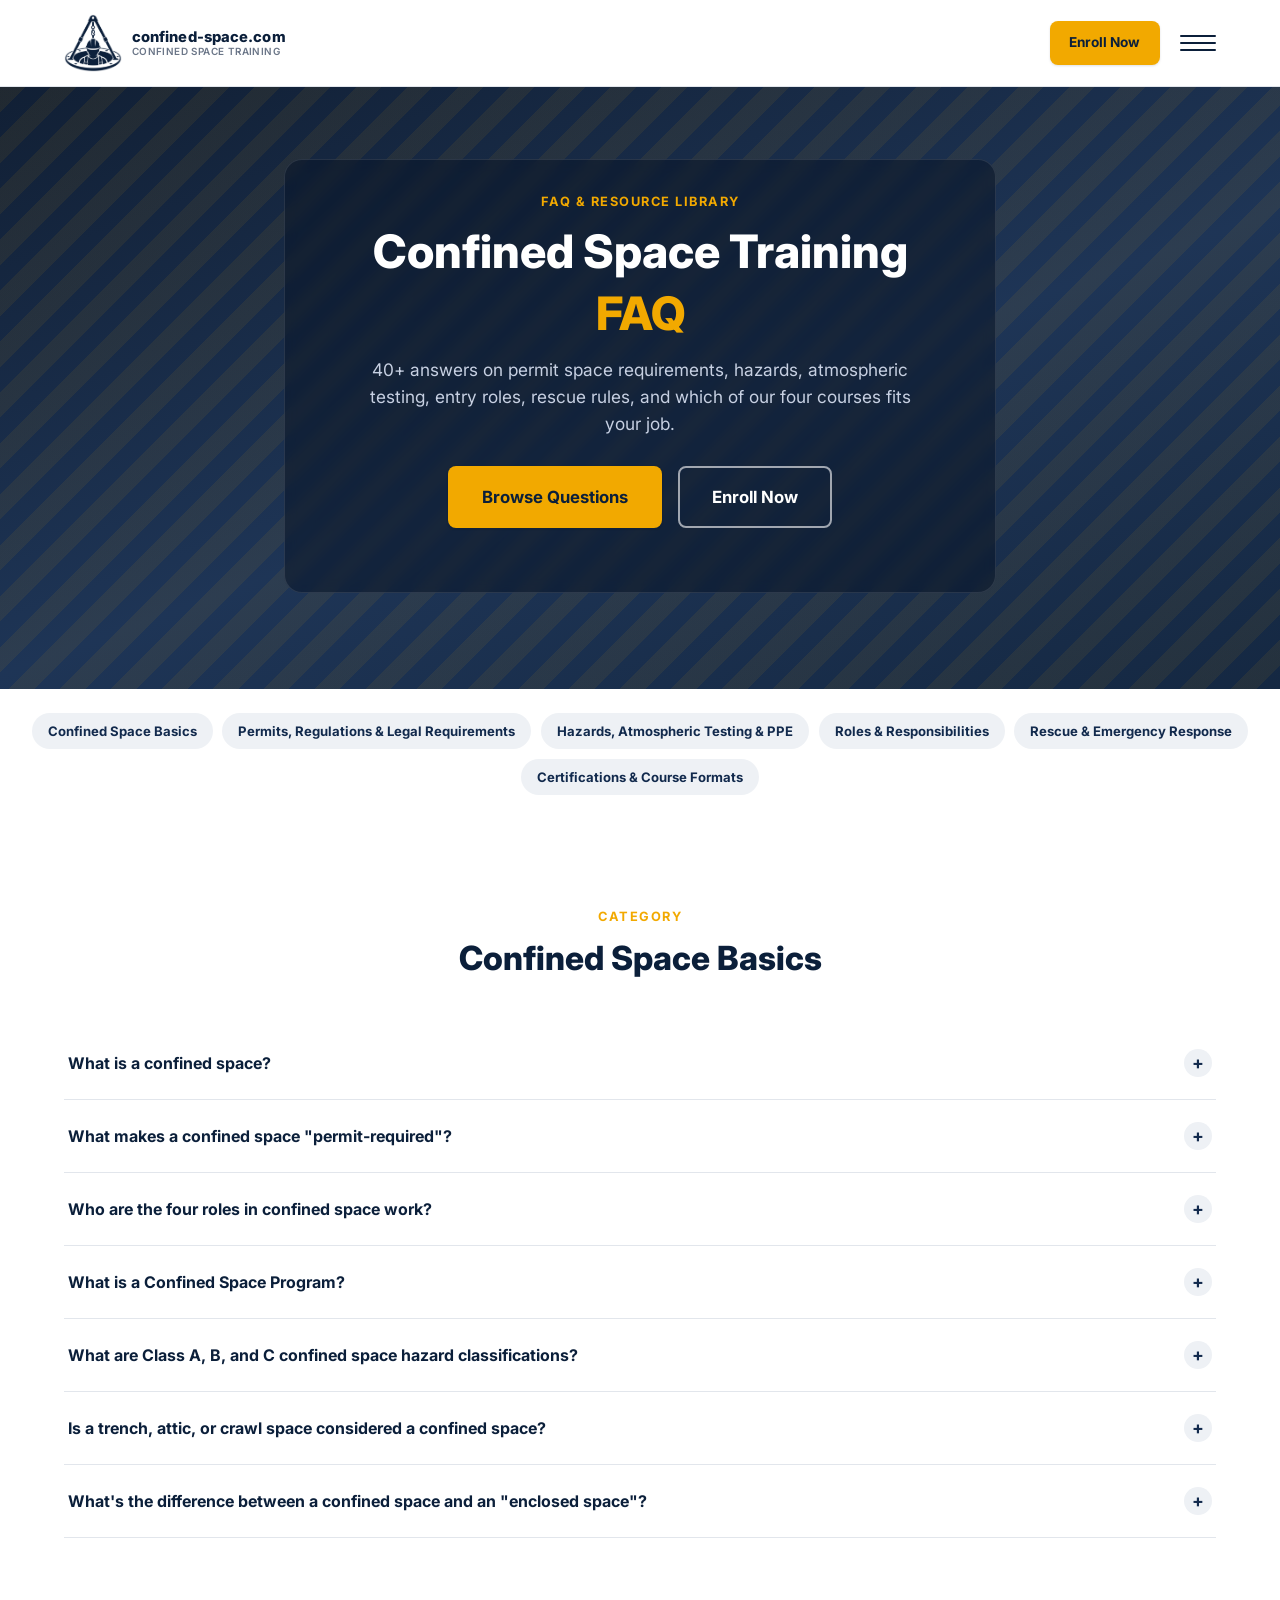
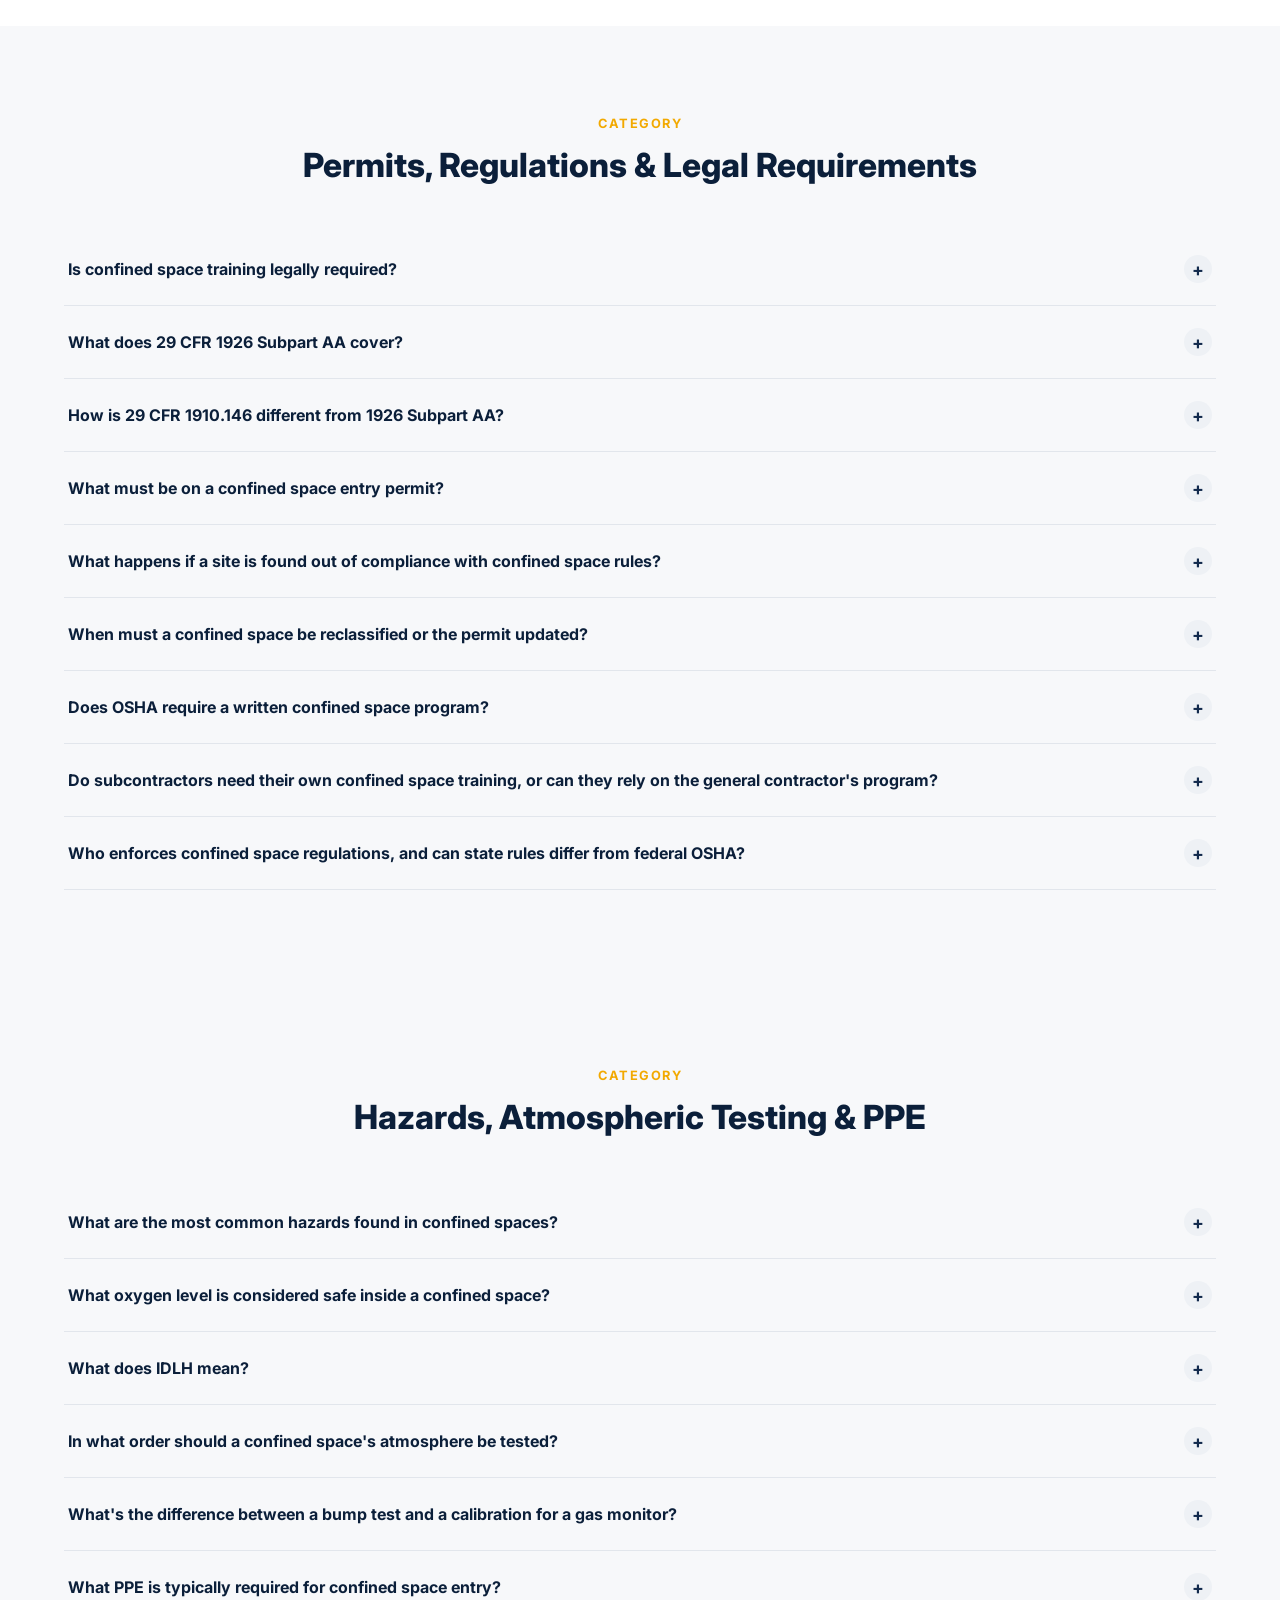
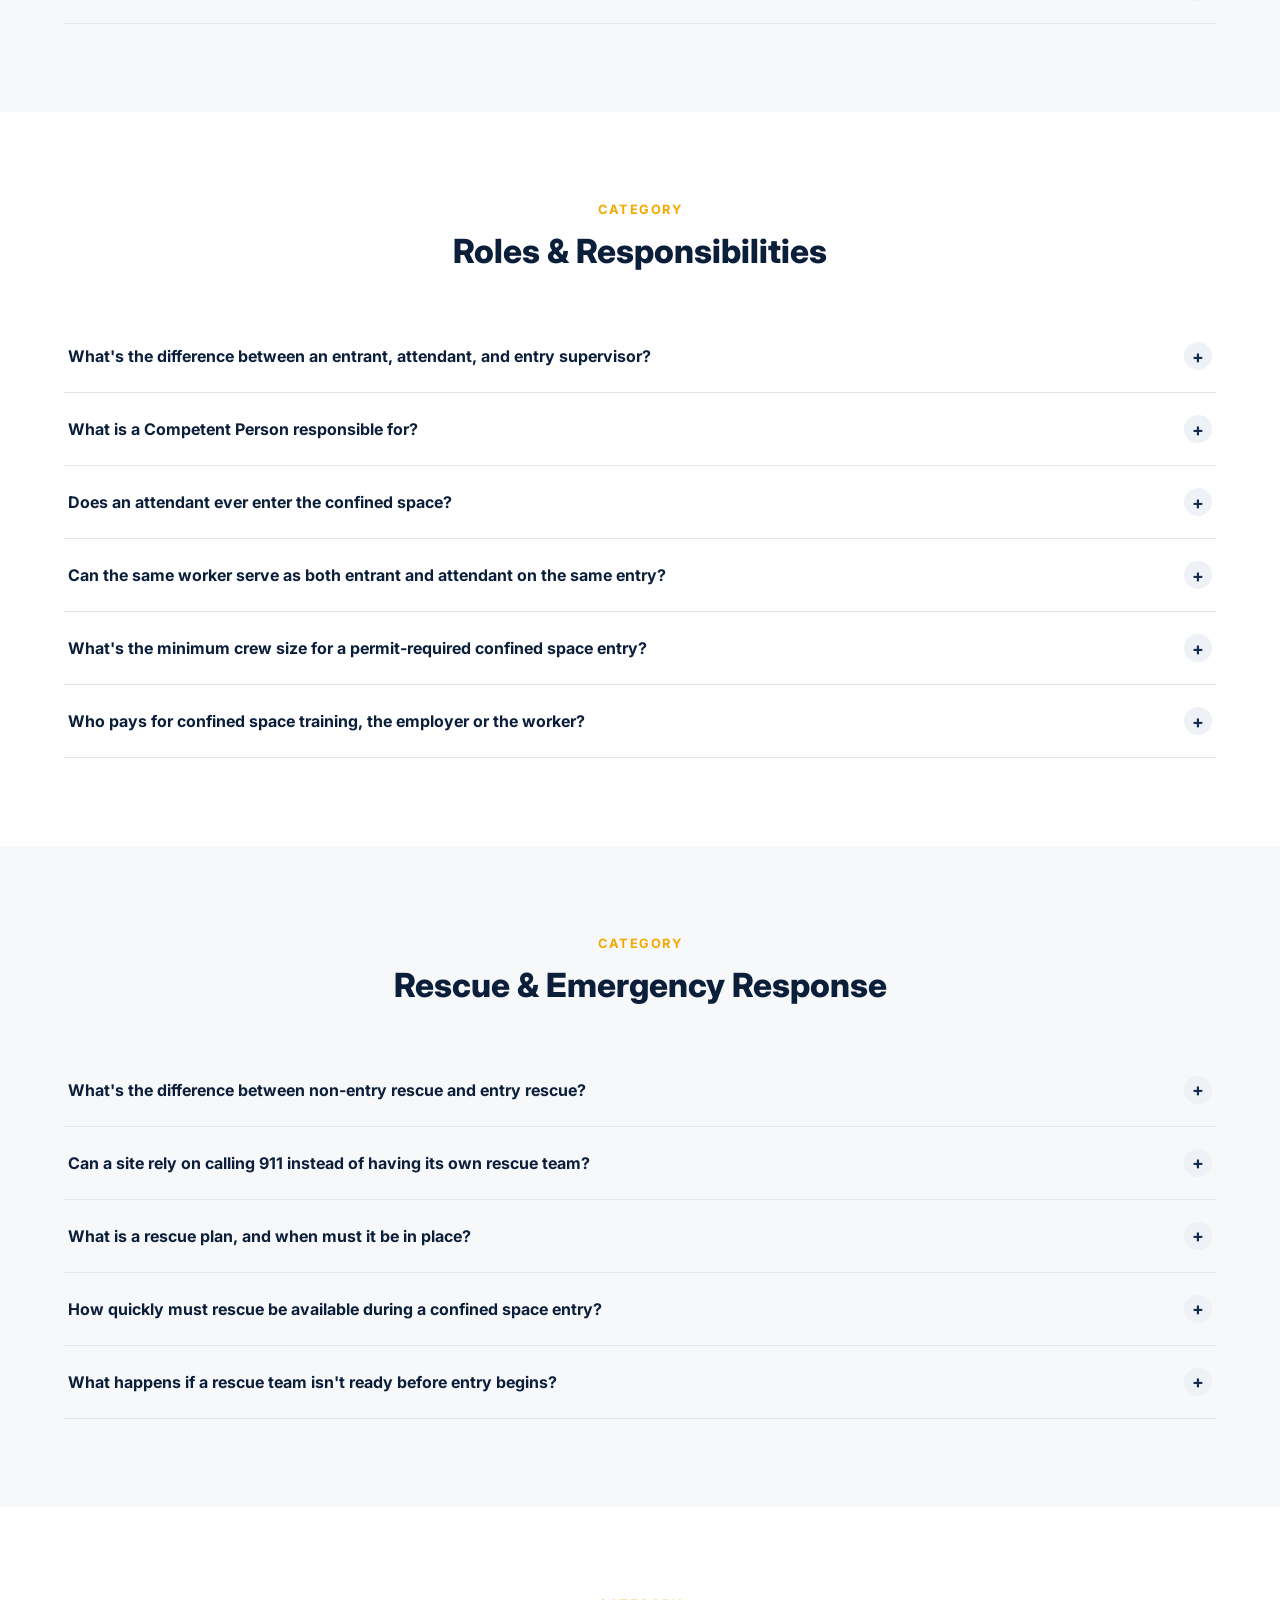
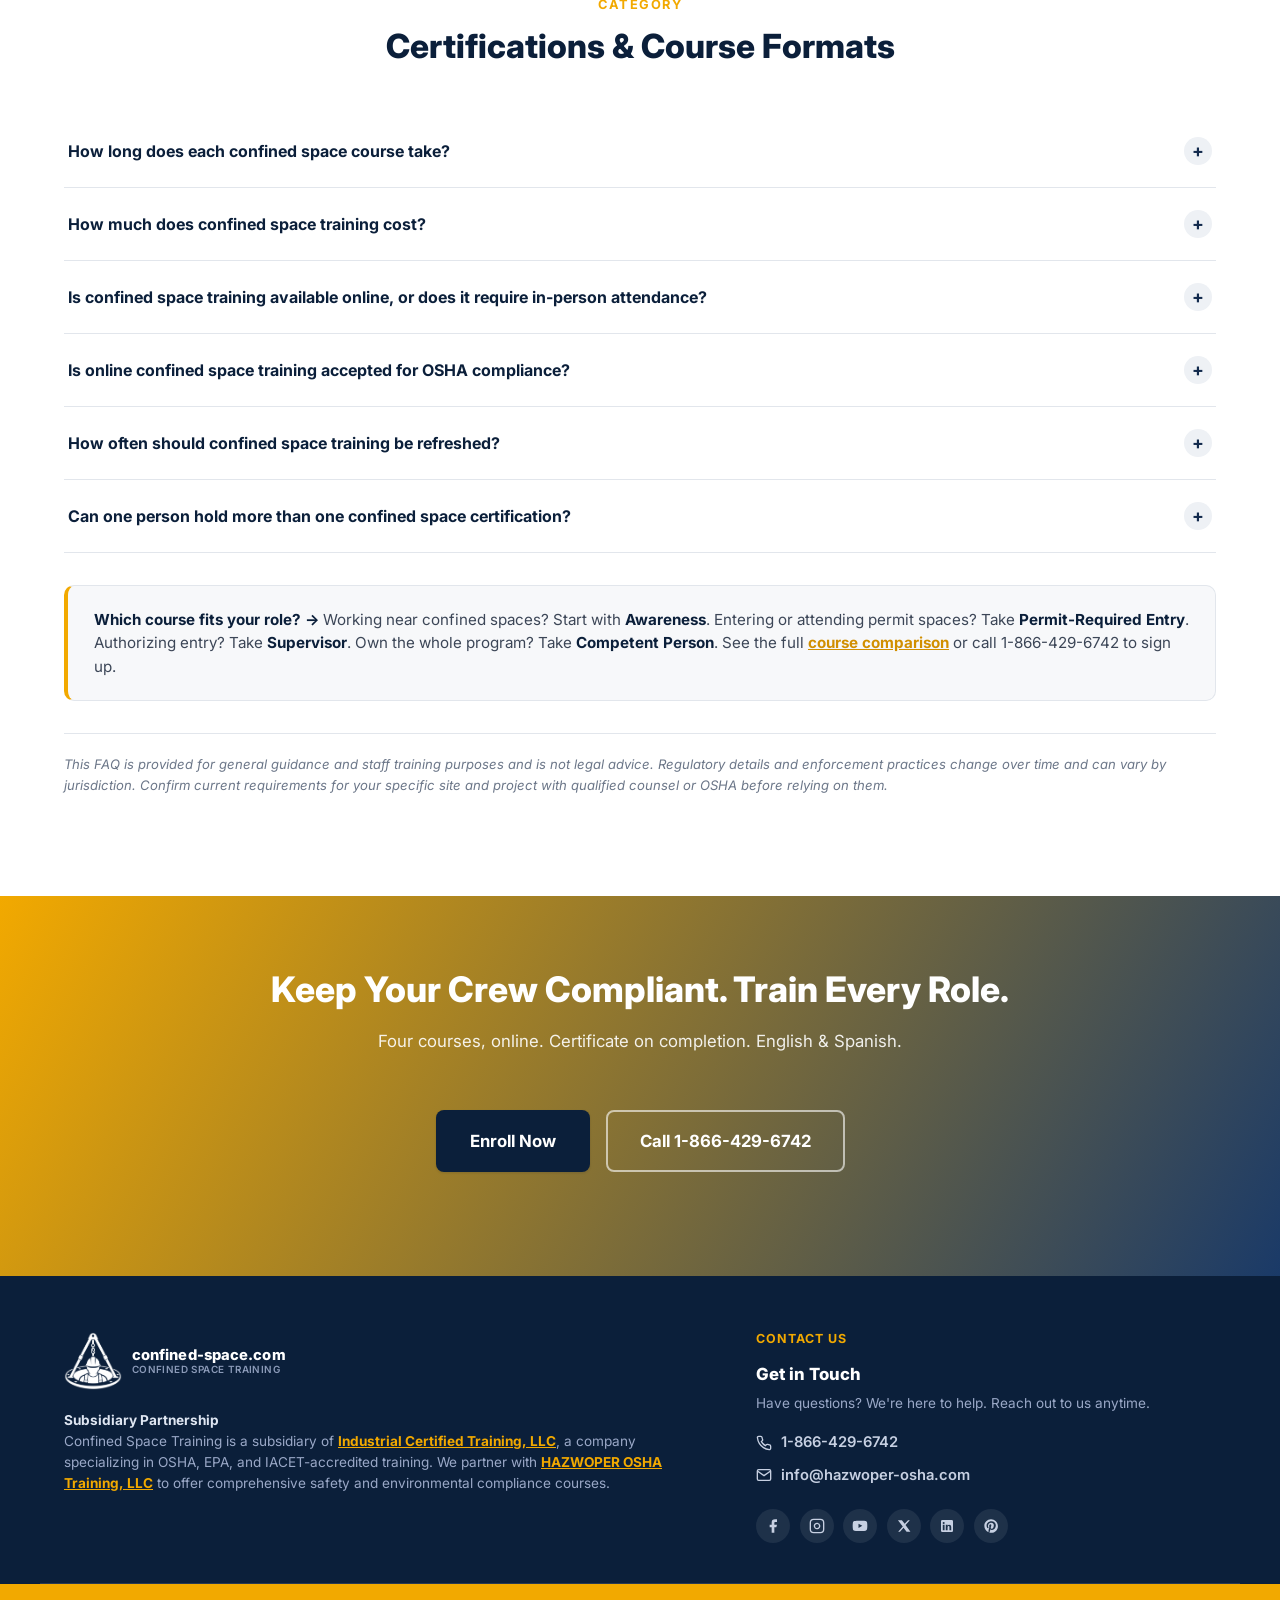
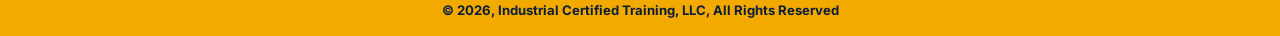
<file: frequently-asked-questions/index.html>
<!DOCTYPE html>
<html lang="en">
<head>
<meta charset="UTF-8">
<meta name="viewport" content="width=device-width, initial-scale=1.0">
<title>Confined Space Training FAQ | OSHA Permit Space Requirements Explained</title>
<meta name="description" content="40+ answers on confined space permit requirements, hazards, atmospheric testing, entry roles, rescue rules, and OSHA course requirements for construction and general industry.">
<link rel="icon" type="image/png" href="../images/cst-logo.png">
<link rel="apple-touch-icon" href="../images/cst-logo.png">

<meta property="og:type" content="website">
<meta property="og:title" content="Confined Space Training FAQ">
<meta property="og:description" content="40+ answers on confined space permit requirements, hazards, atmospheric testing, entry roles, rescue rules, and OSHA course requirements for construction and general industry.">
<meta name="twitter:card" content="summary_large_image">
<meta name="twitter:title" content="Confined Space Training FAQ">
<meta name="twitter:description" content="40+ answers on confined space permit requirements, hazards, atmospheric testing, entry roles, rescue rules, and OSHA course requirements for construction and general industry.">

<link rel="preconnect" href="https://fonts.googleapis.com">
<link href="https://fonts.googleapis.com/css2?family=Inter:wght@400;500;600;700;800&display=swap" rel="stylesheet">
<link rel="stylesheet" href="../css/styles.css">
<script type="application/ld+json">
{
  "@context": "https://schema.org",
  "@type": "FAQPage",
  "mainEntity": [
    {"@type": "Question", "name": "What is a confined space?", "acceptedAnswer": {"@type": "Answer", "text": "A confined space is any area large enough for a worker to enter and perform work, that has limited or restricted means of entry or exit, and is not designed for continuous occupancy. Common examples include storage tanks, silos, vaults, pipelines, sewers, manholes, and pits. Not every confined space requires a permit; whether it does depends on the hazards present."}},
    {"@type": "Question", "name": "What makes a confined space \"permit-required\"?", "acceptedAnswer": {"@type": "Answer", "text": "A confined space becomes permit-required when it contains, or has the potential to contain, a hazardous atmosphere, material that could engulf an entrant, an internal configuration that could trap or asphyxiate someone, or any other recognized serious safety or health hazard. If any of those apply, entry must go through a written permit system before anyone goes inside."}},
    {"@type": "Question", "name": "Who are the four roles in confined space work?", "acceptedAnswer": {"@type": "Answer", "text": "OSHA's permit space standard defines four roles: the entrant, who physically goes into the space; the attendant, who stays outside monitoring conditions and communicating with the entrant; the entry supervisor, who authorizes and oversees the entry; and the Competent Person, who evaluates hazards and oversees the overall confined space program. One person can be trained and qualified for more than one role."}},
    {"@type": "Question", "name": "What is a Confined Space Program?", "acceptedAnswer": {"@type": "Answer", "text": "A Confined Space Program is the site's written system for identifying and classifying every confined space, controlling entry through permits, training personnel for each role, and planning rescue and emergency response. It is typically built and maintained by a designated Competent Person and reviewed whenever site conditions change."}},
    {"@type": "Question", "name": "What are Class A, B, and C confined space hazard classifications?", "acceptedAnswer": {"@type": "Answer", "text": "Some older safety programs and industry guidance classify confined spaces by severity: Class A (immediately dangerous to life), Class B (hazardous but not immediately life-threatening), and Class C (low hazard potential). OSHA's own standards, 1926 Subpart AA and 1910.146, don't use this A/B/C system; they instead draw a binary line between permit-required and non-permit confined spaces."}},
    {"@type": "Question", "name": "Is a trench, attic, or crawl space considered a confined space?", "acceptedAnswer": {"@type": "Answer", "text": "It depends on the configuration and hazards present, not the name of the space. Attics and crawl spaces are often confined spaces when entry and exit are restricted, though many aren't permit-required unless a specific hazard exists. Trenches are regulated separately under OSHA's excavation standard, 29 CFR 1926 Subpart P, but a trench can also meet the confined space definition, and some trenches require both trenching and confined space precautions at once."}},
    {"@type": "Question", "name": "What's the difference between a confined space and an \"enclosed space\"?", "acceptedAnswer": {"@type": "Answer", "text": "\"Enclosed space\" is a maritime and shipyard-specific term used under 29 CFR 1915 Subpart B, with its own testing and certification requirements for vessels. On construction sites and in general industry, \"confined space\" is the term that applies, governed by 1926 Subpart AA and 1910.146 respectively."}},
    {"@type": "Question", "name": "Is confined space training legally required?", "acceptedAnswer": {"@type": "Answer", "text": "Yes. Employers must ensure that anyone entering, attending, or supervising entry into a permit-required confined space is trained for that specific role before they perform the work, and must retrain workers whenever job duties change, a new hazard is introduced, or performance shows the training wasn't effective."}},
    {"@type": "Question", "name": "What does 29 CFR 1926 Subpart AA cover?", "acceptedAnswer": {"@type": "Answer", "text": "29 CFR 1926 Subpart AA is OSHA's confined spaces in construction standard. It sets requirements for identifying and classifying confined spaces on a construction site, developing a written permit program, training entrants, attendants, entry supervisors, and the Competent Person, and planning rescue and emergency response specific to construction work."}},
    {"@type": "Question", "name": "How is 29 CFR 1910.146 different from 1926 Subpart AA?", "acceptedAnswer": {"@type": "Answer", "text": "29 CFR 1910.146 is the general industry permit-required confined spaces standard, while 1926 Subpart AA is the construction-specific version adopted later to address the coordination challenges of a constantly changing construction site (multiple employers, evolving hazards). The core roles and permit concepts are similar, but Subpart AA adds construction-specific requirements like continuous atmospheric monitoring and information exchange between employers on multi-employer sites."}},
    {"@type": "Question", "name": "What must be on a confined space entry permit?", "acceptedAnswer": {"@type": "Answer", "text": "A valid entry permit identifies the space, the purpose and duration of entry, the hazards present, the measures used to isolate and control those hazards, acceptable entry conditions and test results, the names of the entrants, attendant, and entry supervisor, rescue and emergency procedures, and any additional permits (like hot work) in effect."}},
    {"@type": "Question", "name": "What happens if a site is found out of compliance with confined space rules?", "acceptedAnswer": {"@type": "Answer", "text": "Non-compliance can result in significant OSHA fines per violation, stop-work orders, and in serious cases criminal referral if a fatality results from a willful violation. Confined space incidents are also one of the leading causes of multiple-fatality events, since would-be rescuers are frequently injured or killed attempting an untrained rescue."}},
    {"@type": "Question", "name": "When must a confined space be reclassified or the permit updated?", "acceptedAnswer": {"@type": "Answer", "text": "A space must be reevaluated any time conditions change, for example a hazard is introduced, removed, or controlled differently, or work scope shifts. If all hazards are eliminated, a permit-required space can sometimes be reclassified as non-permit, but that reclassification itself must be documented and verified before entry proceeds under the relaxed rules."}},
    {"@type": "Question", "name": "Does OSHA require a written confined space program?", "acceptedAnswer": {"@type": "Answer", "text": "Yes, on construction sites 29 CFR 1926 Subpart AA requires a written permit space program whenever the site has one or more permit-required confined spaces. The program has to identify every such space, spell out the permit system, and assign training and rescue responsibilities before any entry work begins."}},
    {"@type": "Question", "name": "Do subcontractors need their own confined space training, or can they rely on the general contractor's program?", "acceptedAnswer": {"@type": "Answer", "text": "Each employer remains responsible for training its own workers. Under 1926 Subpart AA, when multiple employers work on a site with permit spaces, the host employer must share information about identified spaces and hazards with contractors, but that information-sharing doesn't substitute for a subcontractor training its own crew."}},
    {"@type": "Question", "name": "Who enforces confined space regulations, and can state rules differ from federal OSHA?", "acceptedAnswer": {"@type": "Answer", "text": "Federal OSHA enforces 1926 Subpart AA and 1910.146 in most states, but roughly half the states run their own OSHA-approved state plans, which must be at least as protective as the federal rules and sometimes add requirements on top. Confirm your state plan's specifics if you're in one."}},
    {"@type": "Question", "name": "What are the most common hazards found in confined spaces?", "acceptedAnswer": {"@type": "Answer", "text": "Oxygen deficiency or enrichment, toxic or flammable atmospheres (such as hydrogen sulfide, carbon monoxide, or methane), engulfment in a free-flowing solid or liquid, mechanical hazards from moving equipment, and physical hazards like poor lighting, temperature extremes, or excessive noise."}},
    {"@type": "Question", "name": "What oxygen level is considered safe inside a confined space?", "acceptedAnswer": {"@type": "Answer", "text": "Normal atmospheric oxygen is about 20.9%. OSHA treats an atmosphere as oxygen-deficient below 19.5% and oxygen-enriched above 23.5%; both extremes count as hazardous atmospheres requiring ventilation or respiratory protection before entry."}},
    {"@type": "Question", "name": "What does IDLH mean?", "acceptedAnswer": {"@type": "Answer", "text": "IDLH stands for Immediately Dangerous to Life or Health: an atmospheric condition (toxic concentration, oxygen level, or explosive gas concentration) that poses an immediate threat to life or would impair the ability to escape unaided. Any space with a known or suspected IDLH atmosphere requires the highest level of precaution, including a verified rescue capability, before entry."}},
    {"@type": "Question", "name": "In what order should a confined space's atmosphere be tested?", "acceptedAnswer": {"@type": "Answer", "text": "Oxygen level first, then flammability (the lower explosive limit, or LEL), then toxic contaminants. Testing in this order matters because an abnormal oxygen reading changes how the flammability and toxicity results should be interpreted."}},
    {"@type": "Question", "name": "What's the difference between a bump test and a calibration for a gas monitor?", "acceptedAnswer": {"@type": "Answer", "text": "A bump test is a quick check that exposes the monitor to a known concentration of gas to confirm the sensors and alarms respond, and should be done before every day's use. Calibration is a more thorough adjustment against a certified reference gas, performed on a manufacturer-recommended schedule or whenever a bump test fails."}},
    {"@type": "Question", "name": "What PPE is typically required for confined space entry?", "acceptedAnswer": {"@type": "Answer", "text": "It depends on the hazard assessment, but commonly includes a full-body harness with retrieval line, a calibrated multi-gas monitor, appropriate respiratory protection (ranging from an air-purifying respirator up to supplied air, depending on the atmosphere), and sometimes fall protection, hearing protection, or chemical-resistant clothing for specific hazards."}},
    {"@type": "Question", "name": "What's the difference between an entrant, attendant, and entry supervisor?", "acceptedAnswer": {"@type": "Answer", "text": "The entrant is the person who physically goes inside the confined space and is responsible for recognizing warning signs and exiting when told to. The attendant stays outside for the entire entry, monitors conditions, maintains communication, and can order an evacuation. The entry supervisor authorizes the entry, verifies the permit and conditions are acceptable, and has overall responsibility for the entry operation."}},
    {"@type": "Question", "name": "What is a Competent Person responsible for?", "acceptedAnswer": {"@type": "Answer", "text": "A Competent Person is capable of identifying existing and predictable confined space hazards and has the authority to take prompt corrective action. On a construction site, the Competent Person typically evaluates and classifies every confined space, oversees the written permit program, and ensures rescue capability is in place before entry work begins."}},
    {"@type": "Question", "name": "Does an attendant ever enter the confined space?", "acceptedAnswer": {"@type": "Answer", "text": "No. An attendant's most important duty is to stay outside the space at all times during entry operations. Entering the space to attempt a rescue, even with good intentions, is one of the most common causes of multiple-fatality confined space incidents, which is exactly why attendant training emphasizes calling for a trained rescue team instead."}},
    {"@type": "Question", "name": "Can the same worker serve as both entrant and attendant on the same entry?", "acceptedAnswer": {"@type": "Answer", "text": "No. The attendant must stay dedicated to monitoring the entry the entire time and can't perform other duties, including entering the space, so one person can't fill the entrant and attendant roles on the same entry. A worker can be trained and qualified for both roles, just never simultaneously on the same job."}},
    {"@type": "Question", "name": "What's the minimum crew size for a permit-required confined space entry?", "acceptedAnswer": {"@type": "Answer", "text": "At minimum, a compliant entry needs an entrant, an attendant, and an entry supervisor, so most permit entries require at least two people, since the same qualified person can often serve as entry supervisor and attendant, but never as the entrant and attendant together."}},
    {"@type": "Question", "name": "Who pays for confined space training, the employer or the worker?", "acceptedAnswer": {"@type": "Answer", "text": "The employer. OSHA requires this training to be provided at no cost to employees, the same as other legally required safety training."}},
    {"@type": "Question", "name": "What's the difference between non-entry rescue and entry rescue?", "acceptedAnswer": {"@type": "Answer", "text": "Non-entry rescue uses a retrieval system, typically a harness and winch, so the attendant or others can pull an entrant out without anyone else entering the space. Entry rescue requires a trained rescue team to physically go into the space to remove the entrant, and is only used when a retrieval system isn't feasible or safe. Every confined space program must plan for whichever type applies before entry begins."}},
    {"@type": "Question", "name": "Can a site rely on calling 911 instead of having its own rescue team?", "acceptedAnswer": {"@type": "Answer", "text": "Only if the local emergency service has been contacted in advance, has confirmed it can actually perform a rescue from that specific space in time, and knows it's designated for that role. A site can't simply assume 911 will arrive fast enough or be equipped for a permit space rescue; many employers find a dedicated on-site or on-call rescue team is the only reliable way to meet that bar."}},
    {"@type": "Question", "name": "What is a rescue plan, and when must it be in place?", "acceptedAnswer": {"@type": "Answer", "text": "A rescue plan documents exactly how an entrant will be removed if something goes wrong: who performs the rescue, what equipment is used, and how emergency services are contacted. It has to be worked out and in place before entry begins, not improvised after an incident starts."}},
    {"@type": "Question", "name": "How quickly must rescue be available during a confined space entry?", "acceptedAnswer": {"@type": "Answer", "text": "OSHA doesn't set one universal number of minutes; it requires rescue to be available quickly enough to prevent a fatality or serious injury given the specific hazards present. An oxygen-deficient or IDLH atmosphere leaves far less time than a lower-risk space, which is why the rescue plan has to be tailored to each space rather than generic."}},
    {"@type": "Question", "name": "What happens if a rescue team isn't ready before entry begins?", "acceptedAnswer": {"@type": "Answer", "text": "Entry can't proceed. A verified rescue capability is a prerequisite for opening a permit-required confined space entry permit, not something arranged after entrants are already inside."}},
    {"@type": "Question", "name": "How long does each confined space course take?", "acceptedAnswer": {"@type": "Answer", "text": "Awareness and Permit-Required Entry training each run about 3 hours, Supervisor training runs about 5 hours, and Competent Person training runs about 6 hours. All are self-paced online courses."}},
    {"@type": "Question", "name": "How much does confined space training cost?", "acceptedAnswer": {"@type": "Answer", "text": "Our Confined Space Awareness course is $49.99, Permit-Required Entry is $59.99, Supervisor training is $69.99, and Competent Person training is $159.99, each per seat. Volume discounts are available for group enrollments; see the Pricing section on the main course page."}},
    {"@type": "Question", "name": "Is confined space training available online, or does it require in-person attendance?", "acceptedAnswer": {"@type": "Answer", "text": "Our four courses are on-demand online by default, self-paced, mobile-friendly, and available in English and Spanish, with a certificate issued immediately on completion. SCORM packages, Virtual Instructor-Led sessions, and In-Person Group training are available on request for teams that need those formats."}},
    {"@type": "Question", "name": "Is online confined space training accepted for OSHA compliance?", "acceptedAnswer": {"@type": "Answer", "text": "Yes, for the classroom and knowledge portion. OSHA doesn't prohibit online delivery of required training, but employers must also confirm hands-on competency wherever the standard requires it, such as practical use of retrieval systems, monitors, and PPE. Online coursework is typically paired with a site-specific or hands-on component for entrants, attendants, and rescue personnel."}},
    {"@type": "Question", "name": "How often should confined space training be refreshed?", "acceptedAnswer": {"@type": "Answer", "text": "OSHA doesn't set a fixed renewal interval; retraining is required whenever job duties change, a new hazard is introduced, or an evaluation shows a worker isn't performing to the required standard. Many employers still schedule refreshers annually as a best practice even when it isn't strictly mandated."}},
    {"@type": "Question", "name": "Can one person hold more than one confined space certification?", "acceptedAnswer": {"@type": "Answer", "text": "Yes. It's common, especially on smaller crews, for the same person to complete Permit-Required Entry training and Supervisor training, or for a safety manager to complete Supervisor and Competent Person training, so they're qualified for multiple roles depending on which job they're doing that day."}}
  ]
}
</script>
<script type="application/ld+json">
{
  "@context": "https://schema.org",
  "@type": "EducationalOrganization",
  "name": "Confined Space Training",
  "alternateName": "confined-space.com",
  "legalName": "Industrial Certified Training, LLC",
  "url": "https://confined-space.com/",
  "logo": "https://confined-space.com/images/cst-logo.png",
  "image": "https://confined-space.com/images/cst-logo.png",
  "email": "info@hazwoper-osha.com",
  "telephone": "+1-866-429-6742",
  "sameAs": [
    "https://www.facebook.com/HazwoperOsha/",
    "https://www.instagram.com/hazwoper_osha_training/?hl=en",
    "https://twitter.com/HazwoperOsha",
    "https://www.linkedin.com/company/hazwoper-osha",
    "https://www.pinterest.com/hazwoperosha/",
    "https://www.youtube.com/@hazwoper-osha"
  ],
  "parentOrganization": {
    "@type": "Organization",
    "name": "Industrial Certified Training, LLC",
    "url": "https://ictraining.us/"
  }
}
</script>
</head>
<body>

<a class="skip-link" href="#main">Skip to content</a>

<header class="site-header">
  <div class="container header-inner">
    <a href="../index.html#top" class="logo">
      <img src="../images/cst-logo.png" alt="confined-space.com" class="logo-icon">
      <span class="logo-text">
        <span class="logo-mark">confined-space.com</span>
        <span class="logo-sub">Confined Space Training</span>
      </span>
    </a>

    <nav class="main-nav" id="mainNav">
      <a href="../index.html#overview">Overview</a>
      <a href="../index.html#courses">Courses</a>
      <a href="../index.html#curriculum">Curriculum</a>
      <a href="../index.html#audience">Who It's For</a>
      <a href="../index.html#pricing">Pricing</a>
      <a href="../index.html#faq">FAQ</a>
      <a href="tel:18664296742" class="nav-phone">
        <svg width="16" height="16" viewBox="0 0 24 24" fill="none" stroke="currentColor" stroke-width="2"><path d="M22 16.92v3a2 2 0 0 1-2.18 2 19.79 19.79 0 0 1-8.63-3.07 19.5 19.5 0 0 1-6-6 19.79 19.79 0 0 1-3.07-8.67A2 2 0 0 1 4.11 2h3a2 2 0 0 1 2 1.72c.127.96.362 1.903.7 2.81a2 2 0 0 1-.45 2.11L8.09 9.91a16 16 0 0 0 6 6l1.27-1.27a2 2 0 0 1 2.11-.45c.907.338 1.85.573 2.81.7A2 2 0 0 1 22 16.92z"/></svg>
        1-866-429-6742
      </a>
      <a href="mailto:info@hazwoper-osha.com" class="nav-phone nav-email">
        <svg width="16" height="16" viewBox="0 0 24 24" fill="none" stroke="currentColor" stroke-width="2"><path d="M4 4h16c1.1 0 2 .9 2 2v12c0 1.1-.9 2-2 2H4c-1.1 0-2-.9-2-2V6c0-1.1.9-2 2-2z"/><polyline points="22,6 12,13 2,6"/></svg>
        info@hazwoper-osha.com
      </a>
    </nav>

    <div class="header-actions">
      <a href="tel:18664296742" class="header-phone">
        <svg width="16" height="16" viewBox="0 0 24 24" fill="none" stroke="currentColor" stroke-width="2"><path d="M22 16.92v3a2 2 0 0 1-2.18 2 19.79 19.79 0 0 1-8.63-3.07 19.5 19.5 0 0 1-6-6 19.79 19.79 0 0 1-3.07-8.67A2 2 0 0 1 4.11 2h3a2 2 0 0 1 2 1.72c.127.96.362 1.903.7 2.81a2 2 0 0 1-.45 2.11L8.09 9.91a16 16 0 0 0 6 6l1.27-1.27a2 2 0 0 1 2.11-.45c.907.338 1.85.573 2.81.7A2 2 0 0 1 22 16.92z"/></svg>
        1-866-429-6742
      </a>
      <a href="../index.html#pricing" class="btn btn-primary btn-sm">Enroll Now</a>
      <button class="nav-toggle" id="navToggle" aria-label="Toggle navigation" aria-expanded="false">
        <span></span><span></span><span></span>
      </button>
    </div>
  </div>
</header>

<main id="main">

  <!-- HERO -->
  <section class="hero hero-solo" id="top">
    <div class="container hero-inner">
      <div class="hero-copy">
        <p class="eyebrow">FAQ &amp; Resource Library</p>
        <h1>Confined Space Training <span>FAQ</span></h1>
        <p class="hero-lead">
          40+ answers on permit space requirements, hazards, atmospheric testing, entry roles, rescue rules, and
          which of our four courses fits your job.
        </p>
        <div class="hero-cta-row">
          <a href="#basics" class="btn btn-primary btn-lg">Browse Questions</a>
          <a href="../index.html#pricing" class="btn btn-outline-light btn-lg">Enroll Now</a>
        </div>
      </div>
    </div>
  </section>

  <!-- QUICK JUMP NAV -->
  <nav class="faq-jumpnav" aria-label="FAQ categories">
    <a href="#basics">Confined Space Basics</a>
    <a href="#permits">Permits, Regulations &amp; Legal Requirements</a>
    <a href="#hazards">Hazards, Atmospheric Testing &amp; PPE</a>
    <a href="#roles">Roles &amp; Responsibilities</a>
    <a href="#rescue">Rescue &amp; Emergency Response</a>
    <a href="#certifications">Certifications &amp; Course Formats</a>
  </nav>

  <!-- CONFINED SPACE BASICS -->
  <section class="section" id="basics">
    <div class="container">
      <div class="section-head">
        <p class="eyebrow">Category</p>
        <h2>Confined Space Basics</h2>
      </div>
      <div class="faq-page-list">
        <div class="faq-item">
          <button class="faq-question" aria-expanded="false">
            What is a confined space?
            <span class="faq-icon">+</span>
          </button>
          <div class="faq-answer">
            <p>A confined space is any area large enough for a worker to enter and perform work, that has limited or restricted means of entry or exit, and is not designed for continuous occupancy. Common examples include storage tanks, silos, vaults, pipelines, sewers, manholes, and pits.</p>
            <p>Not every confined space requires a permit; whether it does depends on the hazards present. See our <a href="../index.html#courses">Awareness course</a> for the full breakdown.</p>
          </div>
        </div>
        <div class="faq-item">
          <button class="faq-question" aria-expanded="false">
            What makes a confined space "permit-required"?
            <span class="faq-icon">+</span>
          </button>
          <div class="faq-answer"><p>A confined space becomes permit-required when it contains, or has the potential to contain, a hazardous atmosphere, material that could engulf an entrant, an internal configuration that could trap or asphyxiate someone, or any other recognized serious safety or health hazard. If any of those apply, entry must go through a written permit system before anyone goes inside.</p></div>
        </div>
        <div class="faq-item">
          <button class="faq-question" aria-expanded="false">
            Who are the four roles in confined space work?
            <span class="faq-icon">+</span>
          </button>
          <div class="faq-answer">
            <p>OSHA's permit space standard defines four roles:</p>
            <ul class="pricing-features">
              <li><strong>Entrant</strong> &mdash; physically goes into the space</li>
              <li><strong>Attendant</strong> &mdash; stays outside monitoring conditions and communication</li>
              <li><strong>Entry Supervisor</strong> &mdash; authorizes and oversees the entry</li>
              <li><strong>Competent Person</strong> &mdash; evaluates hazards and oversees the overall program</li>
            </ul>
            <p>One person can be trained and qualified for more than one role. Our <a href="../index.html#courses">four courses</a> map directly to these roles.</p>
          </div>
        </div>
        <div class="faq-item">
          <button class="faq-question" aria-expanded="false">
            What is a Confined Space Program?
            <span class="faq-icon">+</span>
          </button>
          <div class="faq-answer"><p>A Confined Space Program is the site's written system for identifying and classifying every confined space, controlling entry through permits, training personnel for each role, and planning rescue and emergency response. It is typically built and maintained by a designated Competent Person and reviewed whenever site conditions change.</p></div>
        </div>
        <div class="faq-item">
          <button class="faq-question" aria-expanded="false">
            What are Class A, B, and C confined space hazard classifications?
            <span class="faq-icon">+</span>
          </button>
          <div class="faq-answer"><p>Some older safety programs and industry guidance classify confined spaces by severity: Class A (immediately dangerous to life), Class B (hazardous but not immediately life-threatening), and Class C (low hazard potential). OSHA's own standards, 1926 Subpart AA and 1910.146, don't use this A/B/C system; they instead draw a binary line between permit-required and non-permit confined spaces.</p></div>
        </div>
        <div class="faq-item">
          <button class="faq-question" aria-expanded="false">
            Is a trench, attic, or crawl space considered a confined space?
            <span class="faq-icon">+</span>
          </button>
          <div class="faq-answer"><p>It depends on the configuration and hazards present, not the name of the space. Attics and crawl spaces are often confined spaces when entry and exit are restricted, though many aren't permit-required unless a specific hazard exists. Trenches are regulated separately under OSHA's excavation standard, 29 CFR 1926 Subpart P, but a trench can also meet the confined space definition, and some trenches require both trenching and confined space precautions at once.</p></div>
        </div>
        <div class="faq-item">
          <button class="faq-question" aria-expanded="false">
            What's the difference between a confined space and an "enclosed space"?
            <span class="faq-icon">+</span>
          </button>
          <div class="faq-answer"><p>"Enclosed space" is a maritime and shipyard-specific term used under 29 CFR 1915 Subpart B, with its own testing and certification requirements for vessels. On construction sites and in general industry, "confined space" is the term that applies, governed by 1926 Subpart AA and 1910.146 respectively.</p></div>
        </div>
      </div>
    </div>
  </section>

  <!-- PERMITS, REGULATIONS & LEGAL REQUIREMENTS -->
  <section class="section section-alt" id="permits">
    <div class="container">
      <div class="section-head">
        <p class="eyebrow">Category</p>
        <h2>Permits, Regulations &amp; Legal Requirements</h2>
      </div>
      <div class="faq-page-list">
        <div class="faq-item">
          <button class="faq-question" aria-expanded="false">
            Is confined space training legally required?
            <span class="faq-icon">+</span>
          </button>
          <div class="faq-answer"><p>Yes. Employers must ensure that anyone entering, attending, or supervising entry into a permit-required confined space is trained for that specific role before they perform the work, and must retrain workers whenever job duties change, a new hazard is introduced, or performance shows the training wasn't effective.</p></div>
        </div>
        <div class="faq-item">
          <button class="faq-question" aria-expanded="false">
            What does 29 CFR 1926 Subpart AA cover?
            <span class="faq-icon">+</span>
          </button>
          <div class="faq-answer"><p>29 CFR 1926 Subpart AA is OSHA's confined spaces in construction standard. It sets requirements for identifying and classifying confined spaces on a construction site, developing a written permit program, training entrants, attendants, entry supervisors, and the Competent Person, and planning rescue and emergency response specific to construction work.</p></div>
        </div>
        <div class="faq-item">
          <button class="faq-question" aria-expanded="false">
            How is 29 CFR 1910.146 different from 1926 Subpart AA?
            <span class="faq-icon">+</span>
          </button>
          <div class="faq-answer"><p>29 CFR 1910.146 is the general industry permit-required confined spaces standard, while 1926 Subpart AA is the construction-specific version adopted later to address the coordination challenges of a constantly changing construction site (multiple employers, evolving hazards). The core roles and permit concepts are similar, but Subpart AA adds construction-specific requirements like continuous atmospheric monitoring and information exchange between employers on multi-employer sites.</p></div>
        </div>
        <div class="faq-item">
          <button class="faq-question" aria-expanded="false">
            What must be on a confined space entry permit?
            <span class="faq-icon">+</span>
          </button>
          <div class="faq-answer"><p>A valid entry permit identifies the space, the purpose and duration of entry, the hazards present, the measures used to isolate and control those hazards, acceptable entry conditions and test results, the names of the entrants, attendant, and entry supervisor, rescue and emergency procedures, and any additional permits (like hot work) in effect. Our <a href="../index.html#courses">Permit-Required Entry course</a> walks through completing one.</p></div>
        </div>
        <div class="faq-item">
          <button class="faq-question" aria-expanded="false">
            What happens if a site is found out of compliance with confined space rules?
            <span class="faq-icon">+</span>
          </button>
          <div class="faq-answer"><p>Non-compliance can result in significant OSHA fines per violation, stop-work orders, and in serious cases criminal referral if a fatality results from a willful violation. Confined space incidents are also one of the leading causes of multiple-fatality events, since would-be rescuers are frequently injured or killed attempting an untrained rescue.</p></div>
        </div>
        <div class="faq-item">
          <button class="faq-question" aria-expanded="false">
            When must a confined space be reclassified or the permit updated?
            <span class="faq-icon">+</span>
          </button>
          <div class="faq-answer"><p>A space must be reevaluated any time conditions change, for example a hazard is introduced, removed, or controlled differently, or work scope shifts. If all hazards are eliminated, a permit-required space can sometimes be reclassified as non-permit, but that reclassification itself must be documented and verified before entry proceeds under the relaxed rules. This is core to what our <a href="../index.html#courses">Competent Person course</a> covers.</p></div>
        </div>
        <div class="faq-item">
          <button class="faq-question" aria-expanded="false">
            Does OSHA require a written confined space program?
            <span class="faq-icon">+</span>
          </button>
          <div class="faq-answer"><p>Yes, on construction sites 29 CFR 1926 Subpart AA requires a written permit space program whenever the site has one or more permit-required confined spaces. The program has to identify every such space, spell out the permit system, and assign training and rescue responsibilities before any entry work begins.</p></div>
        </div>
        <div class="faq-item">
          <button class="faq-question" aria-expanded="false">
            Do subcontractors need their own confined space training, or can they rely on the general contractor's program?
            <span class="faq-icon">+</span>
          </button>
          <div class="faq-answer"><p>Each employer remains responsible for training its own workers. Under 1926 Subpart AA, when multiple employers work on a site with permit spaces, the host employer must share information about identified spaces and hazards with contractors, but that information-sharing doesn't substitute for a subcontractor training its own crew.</p></div>
        </div>
        <div class="faq-item">
          <button class="faq-question" aria-expanded="false">
            Who enforces confined space regulations, and can state rules differ from federal OSHA?
            <span class="faq-icon">+</span>
          </button>
          <div class="faq-answer"><p>Federal OSHA enforces 1926 Subpart AA and 1910.146 in most states, but roughly half the states run their own OSHA-approved state plans, which must be at least as protective as the federal rules and sometimes add requirements on top. Confirm your state plan's specifics if you're in one.</p></div>
        </div>
      </div>
    </div>
  </section>

  <!-- HAZARDS, ATMOSPHERIC TESTING & PPE -->
  <section class="section section-alt" id="hazards">
    <div class="container">
      <div class="section-head">
        <p class="eyebrow">Category</p>
        <h2>Hazards, Atmospheric Testing &amp; PPE</h2>
      </div>
      <div class="faq-page-list">
        <div class="faq-item">
          <button class="faq-question" aria-expanded="false">
            What are the most common hazards found in confined spaces?
            <span class="faq-icon">+</span>
          </button>
          <div class="faq-answer"><p>Oxygen deficiency or enrichment, toxic or flammable atmospheres (such as hydrogen sulfide, carbon monoxide, or methane), engulfment in a free-flowing solid or liquid, mechanical hazards from moving equipment, and physical hazards like poor lighting, temperature extremes, or excessive noise.</p></div>
        </div>
        <div class="faq-item">
          <button class="faq-question" aria-expanded="false">
            What oxygen level is considered safe inside a confined space?
            <span class="faq-icon">+</span>
          </button>
          <div class="faq-answer"><p>Normal atmospheric oxygen is about 20.9%. OSHA treats an atmosphere as oxygen-deficient below 19.5% and oxygen-enriched above 23.5%; both extremes count as hazardous atmospheres requiring ventilation or respiratory protection before entry.</p></div>
        </div>
        <div class="faq-item">
          <button class="faq-question" aria-expanded="false">
            What does IDLH mean?
            <span class="faq-icon">+</span>
          </button>
          <div class="faq-answer"><p>IDLH stands for Immediately Dangerous to Life or Health: an atmospheric condition (toxic concentration, oxygen level, or explosive gas concentration) that poses an immediate threat to life or would impair the ability to escape unaided. Any space with a known or suspected IDLH atmosphere requires the highest level of precaution, including a verified rescue capability, before entry.</p></div>
        </div>
        <div class="faq-item">
          <button class="faq-question" aria-expanded="false">
            In what order should a confined space's atmosphere be tested?
            <span class="faq-icon">+</span>
          </button>
          <div class="faq-answer"><p>Oxygen level first, then flammability (the lower explosive limit, or LEL), then toxic contaminants. Testing in this order matters because an abnormal oxygen reading changes how the flammability and toxicity results should be interpreted.</p></div>
        </div>
        <div class="faq-item">
          <button class="faq-question" aria-expanded="false">
            What's the difference between a bump test and a calibration for a gas monitor?
            <span class="faq-icon">+</span>
          </button>
          <div class="faq-answer"><p>A bump test is a quick check that exposes the monitor to a known concentration of gas to confirm the sensors and alarms respond, and should be done before every day's use. Calibration is a more thorough adjustment against a certified reference gas, performed on a manufacturer-recommended schedule or whenever a bump test fails.</p></div>
        </div>
        <div class="faq-item">
          <button class="faq-question" aria-expanded="false">
            What PPE is typically required for confined space entry?
            <span class="faq-icon">+</span>
          </button>
          <div class="faq-answer"><p>It depends on the hazard assessment, but commonly includes a full-body harness with retrieval line, a calibrated multi-gas monitor, appropriate respiratory protection (ranging from an air-purifying respirator up to supplied air, depending on the atmosphere), and sometimes fall protection, hearing protection, or chemical-resistant clothing for specific hazards. Our <a href="../index.html#courses">Awareness and Permit-Required Entry courses</a> cover PPE selection in detail.</p></div>
        </div>
      </div>
    </div>
  </section>

  <!-- ROLES & RESPONSIBILITIES -->
  <section class="section" id="roles">
    <div class="container">
      <div class="section-head">
        <p class="eyebrow">Category</p>
        <h2>Roles &amp; Responsibilities</h2>
      </div>
      <div class="faq-page-list">
        <div class="faq-item">
          <button class="faq-question" aria-expanded="false">
            What's the difference between an entrant, attendant, and entry supervisor?
            <span class="faq-icon">+</span>
          </button>
          <div class="faq-answer"><p>The entrant is the person who physically goes inside the confined space and is responsible for recognizing warning signs and exiting when told to. The attendant stays outside for the entire entry, monitors conditions, maintains communication, and can order an evacuation. The entry supervisor authorizes the entry, verifies the permit and conditions are acceptable, and has overall responsibility for the entry operation.</p></div>
        </div>
        <div class="faq-item">
          <button class="faq-question" aria-expanded="false">
            What is a Competent Person responsible for?
            <span class="faq-icon">+</span>
          </button>
          <div class="faq-answer"><p>A Competent Person is capable of identifying existing and predictable confined space hazards and has the authority to take prompt corrective action. On a construction site, the Competent Person typically evaluates and classifies every confined space, oversees the written permit program, and ensures rescue capability is in place before entry work begins.</p></div>
        </div>
        <div class="faq-item">
          <button class="faq-question" aria-expanded="false">
            Does an attendant ever enter the confined space?
            <span class="faq-icon">+</span>
          </button>
          <div class="faq-answer"><p>No. An attendant's most important duty is to stay outside the space at all times during entry operations. Entering the space to attempt a rescue, even with good intentions, is one of the most common causes of multiple-fatality confined space incidents, which is exactly why attendant training emphasizes calling for a trained rescue team instead.</p></div>
        </div>
        <div class="faq-item">
          <button class="faq-question" aria-expanded="false">
            Can the same worker serve as both entrant and attendant on the same entry?
            <span class="faq-icon">+</span>
          </button>
          <div class="faq-answer"><p>No. The attendant must stay dedicated to monitoring the entry the entire time and can't perform other duties, including entering the space, so one person can't fill the entrant and attendant roles on the same entry. A worker can be trained and qualified for both roles, just never simultaneously on the same job.</p></div>
        </div>
        <div class="faq-item">
          <button class="faq-question" aria-expanded="false">
            What's the minimum crew size for a permit-required confined space entry?
            <span class="faq-icon">+</span>
          </button>
          <div class="faq-answer"><p>At minimum, a compliant entry needs an entrant, an attendant, and an entry supervisor, so most permit entries require at least two people, since the same qualified person can often serve as entry supervisor and attendant, but never as the entrant and attendant together.</p></div>
        </div>
        <div class="faq-item">
          <button class="faq-question" aria-expanded="false">
            Who pays for confined space training, the employer or the worker?
            <span class="faq-icon">+</span>
          </button>
          <div class="faq-answer"><p>The employer. OSHA requires this training to be provided at no cost to employees, the same as other legally required safety training.</p></div>
        </div>
      </div>
    </div>
  </section>

  <!-- RESCUE & EMERGENCY RESPONSE -->
  <section class="section section-alt" id="rescue">
    <div class="container">
      <div class="section-head">
        <p class="eyebrow">Category</p>
        <h2>Rescue &amp; Emergency Response</h2>
      </div>
      <div class="faq-page-list">
        <div class="faq-item">
          <button class="faq-question" aria-expanded="false">
            What's the difference between non-entry rescue and entry rescue?
            <span class="faq-icon">+</span>
          </button>
          <div class="faq-answer"><p>Non-entry rescue uses a retrieval system, typically a harness and winch, so the attendant or others can pull an entrant out without anyone else entering the space. Entry rescue requires a trained rescue team to physically go into the space to remove the entrant, and is only used when a retrieval system isn't feasible or safe. Every confined space program must plan for whichever type applies before entry begins.</p></div>
        </div>
        <div class="faq-item">
          <button class="faq-question" aria-expanded="false">
            Can a site rely on calling 911 instead of having its own rescue team?
            <span class="faq-icon">+</span>
          </button>
          <div class="faq-answer"><p>Only if the local emergency service has been contacted in advance, has confirmed it can actually perform a rescue from that specific space in time, and knows it's designated for that role. A site can't simply assume 911 will arrive fast enough or be equipped for a permit space rescue; many employers find a dedicated on-site or on-call rescue team is the only reliable way to meet that bar.</p></div>
        </div>
        <div class="faq-item">
          <button class="faq-question" aria-expanded="false">
            What is a rescue plan, and when must it be in place?
            <span class="faq-icon">+</span>
          </button>
          <div class="faq-answer"><p>A rescue plan documents exactly how an entrant will be removed if something goes wrong: who performs the rescue, what equipment is used, and how emergency services are contacted. It has to be worked out and in place before entry begins, not improvised after an incident starts.</p></div>
        </div>
        <div class="faq-item">
          <button class="faq-question" aria-expanded="false">
            How quickly must rescue be available during a confined space entry?
            <span class="faq-icon">+</span>
          </button>
          <div class="faq-answer"><p>OSHA doesn't set one universal number of minutes; it requires rescue to be available quickly enough to prevent a fatality or serious injury given the specific hazards present. An oxygen-deficient or IDLH atmosphere leaves far less time than a lower-risk space, which is why the rescue plan has to be tailored to each space rather than generic.</p></div>
        </div>
        <div class="faq-item">
          <button class="faq-question" aria-expanded="false">
            What happens if a rescue team isn't ready before entry begins?
            <span class="faq-icon">+</span>
          </button>
          <div class="faq-answer"><p>Entry can't proceed. A verified rescue capability is a prerequisite for opening a permit-required confined space entry permit, not something arranged after entrants are already inside. Our <a href="../index.html#courses">Competent Person course</a> covers building this capability into the program up front.</p></div>
        </div>
      </div>
    </div>
  </section>

  <!-- CERTIFICATIONS & COURSE FORMATS -->
  <section class="section" id="certifications">
    <div class="container">
      <div class="section-head">
        <p class="eyebrow">Category</p>
        <h2>Certifications &amp; Course Formats</h2>
      </div>
      <div class="faq-page-list">
        <div class="faq-item">
          <button class="faq-question" aria-expanded="false">
            How long does each confined space course take?
            <span class="faq-icon">+</span>
          </button>
          <div class="faq-answer"><p>Awareness and Permit-Required Entry training each run about 3 hours, Supervisor training runs about 5 hours, and Competent Person training runs about 6 hours. All are self-paced online courses.</p></div>
        </div>
        <div class="faq-item">
          <button class="faq-question" aria-expanded="false">
            How much does confined space training cost?
            <span class="faq-icon">+</span>
          </button>
          <div class="faq-answer"><p>Our Confined Space Awareness course is $49.99, Permit-Required Entry is $59.99, Supervisor training is $69.99, and Competent Person training is $159.99, each per seat. Volume discounts are available for group enrollments; see the <a href="../index.html#pricing">Pricing</a> section on the main course page.</p></div>
        </div>
        <div class="faq-item">
          <button class="faq-question" aria-expanded="false">
            Is confined space training available online, or does it require in-person attendance?
            <span class="faq-icon">+</span>
          </button>
          <div class="faq-answer"><p>Our four courses are on-demand online by default, self-paced, mobile-friendly, and available in English and Spanish, with a certificate issued immediately on completion. SCORM packages, Virtual Instructor-Led sessions, and In-Person Group training are available on request for teams that need those formats.</p></div>
        </div>
        <div class="faq-item">
          <button class="faq-question" aria-expanded="false">
            Is online confined space training accepted for OSHA compliance?
            <span class="faq-icon">+</span>
          </button>
          <div class="faq-answer"><p>Yes, for the classroom and knowledge portion. OSHA doesn't prohibit online delivery of required training, but employers must also confirm hands-on competency wherever the standard requires it, such as practical use of retrieval systems, monitors, and PPE. Online coursework is typically paired with a site-specific or hands-on component for entrants, attendants, and rescue personnel.</p></div>
        </div>
        <div class="faq-item">
          <button class="faq-question" aria-expanded="false">
            How often should confined space training be refreshed?
            <span class="faq-icon">+</span>
          </button>
          <div class="faq-answer"><p>OSHA doesn't set a fixed renewal interval; retraining is required whenever job duties change, a new hazard is introduced, or an evaluation shows a worker isn't performing to the required standard. Many employers still schedule refreshers annually as a best practice even when it isn't strictly mandated.</p></div>
        </div>
        <div class="faq-item">
          <button class="faq-question" aria-expanded="false">
            Can one person hold more than one confined space certification?
            <span class="faq-icon">+</span>
          </button>
          <div class="faq-answer"><p>Yes. It's common, especially on smaller crews, for the same person to complete Permit-Required Entry training and Supervisor training, or for a safety manager to complete Supervisor and Competent Person training, so they're qualified for multiple roles depending on which job they're doing that day.</p></div>
        </div>
      </div>

      <div class="faq-cta-box">
        <p><strong>Which course fits your role? &rarr;</strong> Working near confined spaces? Start with <strong>Awareness</strong>. Entering or attending permit spaces? Take <strong>Permit-Required Entry</strong>. Authorizing entry? Take <strong>Supervisor</strong>. Own the whole program? Take <strong>Competent Person</strong>. See the full <a href="../index.html#courses">course comparison</a> or call 1-866-429-6742 to sign up.</p>
      </div>

      <p class="faq-page-disclaimer">This FAQ is provided for general guidance and staff training purposes and is not legal advice. Regulatory details and enforcement practices change over time and can vary by jurisdiction. Confirm current requirements for your specific site and project with qualified counsel or OSHA before relying on them.</p>
    </div>
  </section>

  <!-- FINAL CTA -->
  <section class="final-cta">
    <div class="container final-cta-inner">
      <h2>Keep Your Crew Compliant. Train Every Role.</h2>
      <p>Four courses, online. Certificate on completion. English &amp; Spanish.</p>
      <div class="hero-cta-row">
        <a href="../index.html#pricing" class="btn btn-primary btn-lg">Enroll Now</a>
        <a href="tel:18664296742" class="btn btn-outline-light btn-lg">Call 1-866-429-6742</a>
      </div>
    </div>
  </section>

</main>

<footer class="site-footer">
  <div class="container footer-grid">

    <div class="footer-col footer-col-brand">
      <a href="../index.html#top" class="logo footer-logo">
        <img src="../images/cst-logo.png" alt="confined-space.com" class="logo-icon logo-icon-footer">
        <span class="logo-text">
          <span class="logo-mark logo-mark-footer">confined-space.com</span>
          <span class="logo-sub logo-sub-footer">Confined Space Training</span>
        </span>
      </a>

      <p class="footer-legal"><strong>Subsidiary Partnership</strong><br>Confined Space Training is a subsidiary of <a href="https://ictraining.us/" target="_blank" rel="noopener">Industrial Certified Training, LLC</a>, a company specializing in OSHA, EPA, and IACET-accredited training. We partner with <a href="https://hazwoper-osha.com/" target="_blank" rel="noopener">HAZWOPER OSHA Training, LLC</a> to offer comprehensive safety and environmental compliance courses.</p>
    </div>

    <div class="footer-col footer-col-contact">
      <h4 class="footer-col-heading">Contact Us</h4>
      <p class="footer-contact-lead">Get in Touch</p>
      <p class="footer-contact-sub">Have questions? We're here to help. Reach out to us anytime.</p>

      <div class="footer-contact-links">
        <a href="tel:18664296742">
          <svg width="16" height="16" viewBox="0 0 24 24" fill="none" stroke="currentColor" stroke-width="2"><path d="M22 16.92v3a2 2 0 0 1-2.18 2 19.79 19.79 0 0 1-8.63-3.07 19.5 19.5 0 0 1-6-6 19.79 19.79 0 0 1-3.07-8.67A2 2 0 0 1 4.11 2h3a2 2 0 0 1 2 1.72c.127.96.362 1.903.7 2.81a2 2 0 0 1-.45 2.11L8.09 9.91a16 16 0 0 0 6 6l1.27-1.27a2 2 0 0 1 2.11-.45c.907.338 1.85.573 2.81.7A2 2 0 0 1 22 16.92z"/></svg>
          1-866-429-6742
        </a>
        <a href="mailto:info@hazwoper-osha.com">
          <svg width="16" height="16" viewBox="0 0 24 24" fill="none" stroke="currentColor" stroke-width="2"><path d="M4 4h16c1.1 0 2 .9 2 2v12c0 1.1-.9 2-2 2H4c-1.1 0-2-.9-2-2V6c0-1.1.9-2 2-2z"/><polyline points="22,6 12,13 2,6"/></svg>
          info@hazwoper-osha.com
        </a>
      </div>

      <div class="footer-social">
        <a href="https://www.facebook.com/HazwoperOsha/" target="_blank" rel="noopener" aria-label="Facebook">
          <svg width="16" height="16" viewBox="0 0 24 24" fill="currentColor"><path d="M18 2h-3a5 5 0 0 0-5 5v3H7v4h3v8h4v-8h3l1-4h-4V7a1 1 0 0 1 1-1h3z"/></svg>
        </a>
        <a href="https://www.instagram.com/hazwoper_osha_training/?hl=en" target="_blank" rel="noopener" aria-label="Instagram">
          <svg width="16" height="16" viewBox="0 0 24 24" fill="none" stroke="currentColor" stroke-width="2"><rect x="2" y="2" width="20" height="20" rx="5"/><path d="M16 11.37A4 4 0 1 1 12.63 8 4 4 0 0 1 16 11.37z"/><line x1="17.5" y1="6.5" x2="17.51" y2="6.5"/></svg>
        </a>
        <a href="https://www.youtube.com/@hazwoper-osha" target="_blank" rel="noopener" aria-label="YouTube">
          <svg width="16" height="16" viewBox="0 0 24 24" fill="currentColor"><path d="M22.54 6.42a2.78 2.78 0 0 0-1.94-2C18.88 4 12 4 12 4s-6.88 0-8.6.46a2.78 2.78 0 0 0-1.94 2A29 29 0 0 0 1 11.75a29 29 0 0 0 .46 5.33A2.78 2.78 0 0 0 3.4 19c1.72.46 8.6.46 8.6.46s6.88 0 8.6-.46a2.78 2.78 0 0 0 1.94-2 29 29 0 0 0 .46-5.25 29 29 0 0 0-.46-5.33zM9.75 15.02V8.48l5.75 3.27z"/></svg>
        </a>
        <a href="https://twitter.com/HazwoperOsha" target="_blank" rel="noopener" aria-label="X">
          <svg width="14" height="14" viewBox="0 0 24 24" fill="currentColor"><path d="M18.9 2H22l-7.4 8.4L23 22h-6.6l-5.2-6.8L5.1 22H2l7.9-9L1.6 2h6.8l4.7 6.2z"/></svg>
        </a>
        <a href="https://www.linkedin.com/company/hazwoper-osha" target="_blank" rel="noopener" aria-label="LinkedIn">
          <svg width="16" height="16" viewBox="0 0 24 24" fill="currentColor"><path d="M19 3a2 2 0 0 1 2 2v14a2 2 0 0 1-2 2H5a2 2 0 0 1-2-2V5a2 2 0 0 1 2-2zM8.34 18.34V10.1H5.67v8.24zM7.01 8.97a1.55 1.55 0 1 0 0-3.1 1.55 1.55 0 0 0 0 3.1zM18.34 18.34v-4.6c0-2.46-1.31-3.6-3.06-3.6a2.64 2.64 0 0 0-2.39 1.32V10.1H10.2s.04.86 0 8.24h2.68v-4.6c0-.25.02-.5.09-.68a1.5 1.5 0 0 1 1.37-1c.96 0 1.35.73 1.35 1.8v4.48z"/></svg>
        </a>
        <a href="https://www.pinterest.com/hazwoperosha/" target="_blank" rel="noopener" aria-label="Pinterest">
          <svg width="16" height="16" viewBox="0 0 24 24" fill="currentColor"><path d="M12 2C6.48 2 2 6.48 2 12c0 4.24 2.64 7.86 6.36 9.32-.09-.79-.17-2.01.03-2.88.19-.79 1.22-5.03 1.22-5.03s-.31-.63-.31-1.55c0-1.45.84-2.54 1.89-2.54.89 0 1.32.67 1.32 1.47 0 .89-.57 2.23-.86 3.47-.25 1.03.52 1.88 1.53 1.88 1.84 0 3.07-2.36 3.07-5.15 0-2.12-1.43-3.71-4.02-3.71-2.93 0-4.76 2.19-4.76 4.63 0 .84.25 1.44.63 1.9.18.21.2.3.14.54-.05.18-.16.63-.21.81-.07.26-.28.35-.51.26-1.44-.59-2.11-2.16-2.11-3.93 0-2.92 2.46-6.43 7.34-6.43 3.92 0 6.5 2.84 6.5 5.89 0 4.03-2.24 7.04-5.55 7.04-1.11 0-2.16-.6-2.51-1.28 0 0-.6 2.36-.73 2.82-.22.8-.66 1.6-1.06 2.22.95.29 1.95.45 3 .45 5.52 0 10-4.48 10-10S17.52 2 12 2z"/></svg>
        </a>
      </div>
    </div>

  </div>
  <div class="footer-bottom">
    <div class="container">
      <p>&copy; 2026, Industrial Certified Training, LLC, All Rights Reserved</p>
    </div>
  </div>
</footer>

<script src="../js/main.js"></script>

<!--Start of Tawk.to Script-->
<script type="text/javascript">
var Tawk_API=Tawk_API||{}, Tawk_LoadStart=new Date();
(function(){
var s1=document.createElement("script"),s0=document.getElementsByTagName("script")[0];
s1.async=true;
s1.src='https://embed.tawk.to/6a5a95a2096ab21d402a762c/1jtoth11r';
s1.charset='UTF-8';
s1.setAttribute('crossorigin','*');
s0.parentNode.insertBefore(s1,s0);
})();
</script>
<!--End of Tawk.to Script-->
</body>
</html>
</file>
<file: css/styles.css>
:root{
  --navy-900:#0b1f3a;
  --navy-800:#122a4d;
  --navy-700:#1a3a68;
  --blue-600:#1d5bd6;
  --amber-500:#f2a900;
  --amber-600:#d18f00;
  --gray-50:#f7f8fa;
  --gray-100:#eef1f5;
  --gray-200:#e2e6ec;
  --gray-500:#6b7688;
  --gray-700:#3c4657;
  --white:#ffffff;
  --radius:10px;
  --shadow-sm:0 1px 2px rgba(11,31,58,.06),0 1px 3px rgba(11,31,58,.08);
  --shadow-md:0 8px 24px rgba(11,31,58,.10);
  --shadow-lg:0 20px 45px rgba(11,31,58,.16);
  --max-width:1200px;
}

*,*::before,*::after{box-sizing:border-box;}
html{scroll-behavior:smooth;max-width:100%;overflow-x:hidden;}
body{
  margin:0;
  max-width:100%;
  overflow-x:hidden;
  font-family:'Inter',system-ui,-apple-system,Segoe UI,Roboto,sans-serif;
  color:var(--navy-900);
  background:var(--white);
  line-height:1.55;
  -webkit-font-smoothing:antialiased;
}
h1,h2,h3,h4{margin:0 0 .5em;line-height:1.2;font-weight:800;color:var(--navy-900);}
p{margin:0 0 1em;color:var(--gray-700);}
a{color:inherit;text-decoration:none;}
ul,ol{margin:0;padding:0;list-style:none;}
img{max-width:100%;display:block;}
button{font-family:inherit;}
table{border-collapse:collapse;width:100%;}

.skip-link{
  position:absolute;left:-999px;top:0;background:var(--navy-900);color:#fff;padding:.75rem 1rem;z-index:200;border-radius:0 0 8px 0;
}
.skip-link:focus{left:0;}

.container{
  width:100%;
  max-width:var(--max-width);
  margin:0 auto;
  padding:0 24px;
}

/* ---------- Buttons ---------- */
.btn{
  display:inline-flex;align-items:center;justify-content:center;gap:.5rem;
  padding:.85rem 1.5rem;
  border-radius:8px;
  font-weight:700;
  font-size:.95rem;
  border:2px solid transparent;
  cursor:pointer;
  transition:transform .15s ease, box-shadow .15s ease, background-color .15s ease, color .15s ease;
  white-space:nowrap;
}
.btn:hover{transform:translateY(-1px);}
.btn-primary{background:var(--amber-500);color:var(--navy-900);box-shadow:var(--shadow-sm);}
.btn-primary:hover{background:var(--amber-600);box-shadow:var(--shadow-md);}
.btn-outline{background:transparent;border-color:var(--navy-900);color:var(--navy-900);}
.btn-outline:hover{background:var(--navy-900);color:var(--white);}
.btn-outline-light{background:transparent;border-color:rgba(255,255,255,.6);color:var(--white);}
.btn-outline-light:hover{background:var(--white);color:var(--navy-900);}
.btn-lg{padding:1rem 2rem;font-size:1.05rem;}
.btn-sm{padding:.6rem 1.1rem;font-size:.85rem;}
.btn-block{width:100%;}

/* ---------- Header ---------- */
.site-header{
  position:sticky;top:0;z-index:100;
  background:rgba(255,255,255,.92);
  backdrop-filter:saturate(180%) blur(8px);
  border-bottom:1px solid var(--gray-200);
}
.header-inner{
  display:flex;align-items:center;justify-content:space-between;
  padding-top:14px;padding-bottom:14px;
}
.logo{display:flex;align-items:center;gap:.6rem;flex-shrink:0;min-width:0;}
.logo-icon{height:clamp(40px,7vw,58px);width:auto;max-width:100%;display:block;flex-shrink:0;}
.logo-icon-footer{filter:brightness(0) invert(1);}
.logo-text{display:flex;flex-direction:column;line-height:1.15;white-space:nowrap;}
.logo-mark{font-size:.92rem;font-weight:800;letter-spacing:.1px;color:var(--navy-900);}
.logo-sub{font-size:.62rem;font-weight:600;letter-spacing:.4px;text-transform:uppercase;color:var(--gray-500);}
.logo-mark-footer{color:var(--white);}
.logo-sub-footer{color:#8b9ab8;white-space:normal;}

.main-nav{
  position:absolute;top:100%;left:0;right:0;
  background:var(--white);
  flex-direction:column;
  padding:12px 24px 24px;
  gap:.25rem;
  border-bottom:1px solid var(--gray-200);
  box-shadow:var(--shadow-md);
  display:none;
}
.main-nav.open{display:flex;}
.main-nav a{font-weight:600;font-size:.93rem;color:var(--navy-800);padding:.65rem 0;border-bottom:1px solid var(--gray-100);position:relative;}
.main-nav a:hover{color:var(--amber-600);}
.nav-phone{
  display:flex;align-items:center;gap:.5rem;
  color:var(--amber-600);font-weight:700;
  border-bottom:none;
  margin-top:.5rem;padding-top:.75rem;
  border-top:1px solid var(--gray-200);
}
.nav-phone:hover{color:var(--navy-900);}
.nav-email{margin-top:0;padding-top:0;border-top:none;}

.header-actions{display:flex;align-items:center;gap:1.25rem;}
.header-phone{display:none;}

.nav-toggle{
  display:flex;flex-direction:column;justify-content:center;gap:5px;
  width:36px;height:36px;background:none;border:none;cursor:pointer;padding:0;
}
.nav-toggle span{display:block;height:2px;width:100%;background:var(--navy-900);border-radius:2px;}

/* ---------- Hero ---------- */
.hero{
  background:
    repeating-linear-gradient(135deg, rgba(242,169,0,.07) 0 18px, rgba(242,169,0,0) 18px 36px),
    linear-gradient(160deg,rgba(9,24,46,.97) 0%,rgba(18,42,77,.95) 55%,rgba(11,31,58,.96) 100%);
  color:var(--white);
  padding:72px 0 96px;
  position:relative;
  overflow:hidden;
}
.hero-inner{
  display:grid;
  grid-template-columns:1.15fr .85fr;
  gap:56px;
  align-items:center;
  position:relative;
}
.hero-copy{
  background:rgba(8,20,40,.55);
  backdrop-filter:blur(6px);
  -webkit-backdrop-filter:blur(6px);
  border:1px solid rgba(255,255,255,.1);
  border-radius:18px;
  padding:32px;
  transition:box-shadow .2s ease, transform .2s ease, background-color .2s ease;
}
.hero-copy:hover{
  background:rgba(8,20,40,.68);
  box-shadow:var(--shadow-lg);
  transform:translateY(-3px);
}
.eyebrow{
  text-transform:uppercase;
  letter-spacing:1.5px;
  font-size:.8rem;
  font-weight:700;
  color:var(--amber-500);
  margin-bottom:.75rem;
}
.hero h1{
  font-size:clamp(2rem,3.6vw,2.9rem);
  color:var(--white);
  margin-bottom:1rem;
}
.hero h1 span{display:block;color:var(--amber-500);font-size:1em;font-weight:800;margin-top:.15em;}
.hero-lead{color:#c7d0e2;font-size:1.08rem;max-width:560px;}
.hero-cta-row{display:flex;flex-wrap:wrap;gap:1rem;margin:1.75rem 0 2rem;}
.hero-meta{display:flex;flex-wrap:wrap;gap:1.5rem;}
.hero-meta li{font-size:.9rem;color:#b3bed9;}
.hero-meta strong{color:var(--white);display:block;font-size:1.05rem;}

.hero-card{
  background:var(--white);
  color:var(--navy-900);
  border-radius:16px;
  padding:28px;
  box-shadow:var(--shadow-lg);
  position:relative;
}
.hero-card-badge{
  position:absolute;top:-14px;left:24px;
  background:var(--amber-500);color:var(--navy-900);
  font-size:.72rem;font-weight:700;
  padding:.35rem .75rem;border-radius:999px;
  box-shadow:var(--shadow-sm);
}
.hero-card h3{font-size:1.05rem;margin-bottom:1rem;}
.hero-card-courses{display:flex;flex-direction:column;gap:10px;margin-bottom:0;}
.hero-card-course{
  display:flex;justify-content:space-between;align-items:center;gap:.75rem;
  padding:.85rem 1rem;border:1px solid var(--gray-200);border-radius:10px;
  transition:transform .2s ease, box-shadow .2s ease, border-color .2s ease, background-color .2s ease;
}
.hero-card-course:hover{
  transform:translateY(-3px) scale(1.015);
  border-color:var(--amber-500);
  background:var(--gray-50);
  box-shadow:var(--shadow-md);
}
.hero-card-course-name{font-size:.85rem;font-weight:700;color:var(--navy-900);transition:color .2s ease;}
.hero-card-course:hover .hero-card-course-name{color:var(--amber-600);}
.hero-card-course-meta{font-size:.75rem;color:var(--gray-500);display:block;margin-top:.15rem;}
.hero-card-course-price{font-size:.95rem;font-weight:800;color:var(--amber-600);white-space:nowrap;transition:transform .2s ease;}
.hero-card-course:hover .hero-card-course-price{transform:scale(1.08);}

/* ---------- Trust strip ---------- */
.trust-strip{background:var(--gray-50);border-bottom:1px solid var(--gray-200);}
.trust-strip-inner{
  display:flex;flex-wrap:wrap;align-items:center;justify-content:center;gap:1rem;
  padding-top:20px;padding-bottom:20px;
  font-size:.85rem;color:var(--gray-500);font-weight:600;
  text-align:center;
}
.trust-badges{display:flex;flex-wrap:wrap;gap:.6rem;justify-content:center;}
.badge{
  background:var(--white);
  border:1px solid var(--gray-200);
  padding:.4rem .85rem;
  border-radius:999px;
  font-size:.8rem;
  font-weight:700;
  color:var(--navy-800);
  transition:box-shadow .2s ease, transform .2s ease, border-color .2s ease, color .2s ease;
}
.badge:hover{
  box-shadow:var(--shadow-md);
  transform:translateY(-2px);
  border-color:var(--amber-500);
  color:var(--amber-600);
}

/* ---------- Sections ---------- */
.section{padding:88px 0;}
.section-alt{background:var(--gray-50);}
.section-head{max-width:700px;margin:0 auto 48px;text-align:center;}
.section-head h2{font-size:clamp(1.6rem,2.6vw,2.1rem);}
.section-sub{font-size:1.02rem;}

.grid-3{display:grid;grid-template-columns:repeat(3,1fr);gap:24px;}
.grid-4{display:grid;grid-template-columns:repeat(4,1fr);gap:20px;}

.feature-card{
  background:var(--white);
  border:1px solid var(--gray-200);
  border-radius:var(--radius);
  padding:28px;
  transition:box-shadow .2s ease, transform .2s ease;
}
.feature-card:hover{box-shadow:var(--shadow-md);transform:translateY(-2px);}
.feature-icon{font-size:1.6rem;margin-bottom:.75rem;}
.feature-card h3{font-size:1.05rem;}
.feature-card p{font-size:.92rem;margin-bottom:0;}

/* ---------- Courses (4-course chooser) ---------- */
.course-grid{display:grid;grid-template-columns:repeat(2,1fr);gap:24px;margin-bottom:40px;}
.course-card{
  background:var(--white);
  border:1px solid var(--gray-200);
  border-radius:16px;
  padding:32px;
  box-shadow:var(--shadow-sm);
  display:flex;flex-direction:column;
  transition:box-shadow .2s ease, transform .2s ease;
}
.course-card:hover{box-shadow:var(--shadow-lg);transform:translateY(-3px);}
.course-card-tag{
  align-self:flex-start;
  font-size:.72rem;font-weight:800;letter-spacing:.5px;text-transform:uppercase;
  color:var(--amber-600);background:rgba(242,169,0,.12);
  padding:.3rem .7rem;border-radius:999px;margin-bottom:1rem;
}
.course-card h3{font-size:1.2rem;margin-bottom:.5rem;}
.course-card-desc{font-size:.93rem;margin-bottom:1.25rem;}
.course-card-facts{display:flex;flex-wrap:wrap;gap:.6rem 1.4rem;margin-bottom:1.25rem;padding-bottom:1.25rem;border-bottom:1px solid var(--gray-200);}
.course-card-facts li{font-size:.82rem;color:var(--gray-500);}
.course-card-facts strong{display:block;color:var(--navy-900);font-size:.95rem;}
.course-card-list{margin-bottom:1.5rem;flex-grow:1;}
.course-card-list li{
  padding:.4rem 0 .4rem 1.5rem;font-size:.9rem;color:var(--gray-700);position:relative;
}
.course-card-list li::before{
  content:"✓";position:absolute;left:0;top:.4rem;color:var(--amber-500);font-weight:800;
}
.course-card-footer{display:flex;align-items:center;justify-content:space-between;gap:1rem;flex-wrap:wrap;}
.course-card-price{font-size:1.4rem;font-weight:800;color:var(--navy-900);}
.course-card-price span{font-size:.8rem;font-weight:600;color:var(--gray-500);}

/* ---------- Compare table ---------- */
.compare-wrap{overflow-x:auto;border:1px solid var(--gray-200);border-radius:var(--radius);}
.compare-table{min-width:820px;}
.compare-table th,.compare-table td{
  text-align:left;padding:16px 20px;border-bottom:1px solid var(--gray-200);font-size:.92rem;
}
.compare-table th{background:var(--gray-50);color:var(--navy-900);font-weight:800;font-size:.8rem;text-transform:uppercase;letter-spacing:.4px;}
.compare-table td:first-child,.compare-table th:first-child{color:var(--gray-500);font-weight:700;width:180px;}
.compare-table tr:last-child td{border-bottom:none;}
.compare-table td strong{color:var(--navy-900);}

/* ---------- Curriculum ---------- */
.curriculum-columns{display:grid;grid-template-columns:repeat(2,1fr);gap:40px 56px;}
.curriculum-col-head{margin-bottom:20px;}
.curriculum-col-head p.eyebrow{margin-bottom:.25rem;}
.curriculum-col-head h3{font-size:1.15rem;margin-bottom:0;}
.curriculum-list{
  display:flex;flex-direction:column;gap:0;
  border-top:1px solid var(--gray-200);
}
.curriculum-list li{
  display:flex;gap:18px;
  padding:18px 4px;
  border-bottom:1px solid var(--gray-200);
  align-items:flex-start;
}
.curriculum-num{
  font-size:1.2rem;font-weight:800;color:var(--amber-500);
  min-width:34px;
}
.curriculum-list h4{font-size:.96rem;margin-bottom:.3rem;color:var(--navy-900);font-weight:800;}
.curriculum-list p{font-size:.86rem;margin-bottom:0;}

/* ---------- Audience ---------- */
.audience-card{
  display:flex;
  align-items:center;
  justify-content:center;
  background:var(--white);
  border:1px solid var(--gray-200);
  border-radius:var(--radius);
  padding:22px 18px;
  text-align:center;
  font-weight:700;
  font-size:.95rem;
  color:var(--navy-800);
  box-shadow:var(--shadow-sm);
  transition:box-shadow .2s ease, transform .2s ease;
}
.audience-card:hover{box-shadow:var(--shadow-md);transform:translateY(-2px);}

/* ---------- Pricing ---------- */
.pricing-section{background:var(--navy-900);}
.pricing-section .section-head h2{color:var(--white);}
.pricing-section .section-head .eyebrow{color:var(--amber-500);}
.pricing-section .section-sub{color:#c7d0e2;}

.pricing-toggle{
  display:flex;justify-content:center;flex-wrap:wrap;gap:.5rem;
  margin:0 0 40px;
}
.pricing-toggle-btn{
  font-family:inherit;
  font-size:.85rem;font-weight:700;
  color:#c7d0e2;
  background:rgba(255,255,255,.06);
  border:1.5px solid rgba(255,255,255,.14);
  padding:.65rem 1.3rem;
  border-radius:999px;
  cursor:pointer;
  transition:background-color .2s ease, border-color .2s ease, color .2s ease, transform .2s ease;
}
.pricing-toggle-btn:hover{border-color:var(--amber-500);color:var(--white);transform:translateY(-1px);}
.pricing-toggle-btn.active{
  background:var(--amber-500);border-color:var(--amber-500);color:var(--navy-900);
  box-shadow:var(--shadow-md);
}

.pricing-grid{display:grid;grid-template-columns:repeat(2,1fr);gap:28px;max-width:1000px;margin:0 auto;transition:max-width .25s ease;}
.pricing-grid.filtered{grid-template-columns:1fr;max-width:640px;}
.pricing-grid.filtered .pricing-card{display:none;}
.pricing-grid.filtered .pricing-card.is-visible{display:block;animation:pricingCardIn .3s ease;}
@keyframes pricingCardIn{
  from{opacity:0;transform:translateY(8px);}
  to{opacity:1;transform:translateY(0);}
}
.pricing-card{
  background:var(--white);
  border-radius:16px;
  padding:36px;
  box-shadow:var(--shadow-lg);
}
.pricing-card-top{
  display:flex;justify-content:space-between;align-items:flex-start;gap:1rem;
  flex-wrap:wrap;
  border-bottom:1px solid var(--gray-200);
  padding-bottom:22px;margin-bottom:22px;
}
.pricing-card-top h3{font-size:1.1rem;max-width:280px;}
.price{
  display:flex;flex-direction:column;align-items:flex-end;gap:2px;
  white-space:nowrap;
}
.price-original{
  font-size:1rem;font-weight:700;
  color:var(--gray-500);
  text-decoration:line-through;
}
.price-current{display:flex;align-items:baseline;gap:.3rem;}
.price-amount{font-size:1.8rem;font-weight:800;color:var(--amber-600);}
.price-per{color:var(--gray-500);font-size:.85rem;}

.pricing-features{margin-bottom:24px;}
.pricing-features li{
  padding:.45rem 0 .45rem 1.6rem;
  font-size:.9rem;
  color:var(--gray-700);
  position:relative;
}
.pricing-features li::before{
  content:"✓";
  position:absolute;left:0;top:.45rem;
  color:var(--amber-500);font-weight:800;
}

.enroll-form{display:flex;flex-direction:column;gap:14px;}
.form-row{display:flex;flex-direction:column;gap:6px;}
.form-row label{font-size:.85rem;font-weight:700;color:var(--navy-800);}
.form-row input{
  padding:.7rem .9rem;
  border:1.5px solid var(--gray-200);
  border-radius:8px;
  font-size:.95rem;
  font-family:inherit;
  color:var(--navy-900);
}
.form-row input:focus{outline:none;border-color:var(--amber-500);}
.form-note{font-size:.78rem;color:var(--gray-500);text-align:center;margin:.5rem 0 0;}
.format-note{
  font-size:.8rem;color:var(--gray-500);
  text-align:center;
  margin:16px 0 0;
  padding-top:16px;
  border-top:1px solid var(--gray-200);
}
.format-note a{color:var(--amber-600);font-weight:700;}

.bulk-pricing{position:relative;}
.bulk-pricing-toggle{
  width:100%;display:flex;align-items:center;gap:.6rem;
  background:var(--gray-50);
  border:1.5px solid var(--gray-200);
  border-radius:8px;
  padding:.65rem .9rem;
  font-family:inherit;font-size:.85rem;font-weight:700;color:var(--navy-800);
  cursor:pointer;
  transition:border-color .15s ease, background-color .15s ease;
}
.bulk-pricing-toggle:hover{border-color:var(--amber-500);}
.bulk-pricing-toggle span{flex-grow:1;text-align:left;}
.bulk-pricing-icon{flex-shrink:0;color:var(--amber-600);}
.bulk-pricing-chevron{flex-shrink:0;transition:transform .2s ease;}
.bulk-pricing-toggle[aria-expanded="true"] .bulk-pricing-chevron{transform:rotate(180deg);}
.bulk-pricing-panel{
  margin-top:8px;
  border:1px solid var(--gray-200);
  border-radius:8px;
  overflow:hidden;
}
.bulk-pricing-table{width:100%;border-collapse:collapse;font-size:.83rem;}
.bulk-pricing-table thead th{
  background:var(--navy-900);color:var(--white);
  text-align:left;padding:.5rem .75rem;
  font-size:.68rem;font-weight:700;text-transform:uppercase;letter-spacing:.4px;
}
.bulk-pricing-table thead th:last-child{text-align:right;}
.bulk-pricing-table td{padding:.5rem .75rem;border-top:1px solid var(--gray-200);color:var(--gray-700);}
.bulk-pricing-table td:last-child{text-align:right;font-weight:700;color:var(--navy-900);}
.bulk-pricing-table tbody tr:nth-child(even){background:var(--gray-50);}
.bulk-pricing-table tbody tr.active-tier{background:rgba(242,169,0,.16);}
.bulk-pricing-table tbody tr.active-tier td{color:var(--amber-600);}

.form-total{
  display:flex;justify-content:space-between;align-items:center;
  padding:.85rem 1rem;
  background:var(--gray-50);
  border:1px solid var(--gray-200);
  border-radius:8px;
  font-size:1rem;font-weight:800;color:var(--navy-900);
}

.form-success{
  margin:20px 0 0;
  background:#fdf3e0;border:1px solid #f0dba8;
  border-radius:12px;padding:20px;text-align:center;
}
.form-success h4{color:#8a5c00;margin-bottom:.4rem;}
.form-success p{margin-bottom:0;color:#96660a;font-size:.88rem;}

/* ---------- FAQ ---------- */
.faq-list{max-width:760px;margin:0 auto;}
.faq-item{border-bottom:1px solid var(--gray-200);}
.faq-question{
  width:100%;
  display:flex;justify-content:space-between;align-items:center;
  gap:1rem;
  background:none;border:none;
  padding:22px 4px;
  font-size:1rem;font-weight:700;
  color:var(--navy-900);
  text-align:left;cursor:pointer;
}
.faq-icon{
  flex-shrink:0;
  width:28px;height:28px;
  display:flex;align-items:center;justify-content:center;
  border-radius:50%;
  background:var(--gray-100);
  color:var(--navy-800);
  font-size:1.1rem;font-weight:700;
  transition:transform .2s ease, background .2s ease;
}
.faq-question[aria-expanded="true"] .faq-icon{
  background:var(--amber-500);color:var(--navy-900);transform:rotate(45deg);
}
.faq-list .faq-item:hover .faq-icon{
  background:var(--amber-500);color:var(--navy-900);
}
.faq-answer{
  max-height:0;overflow:hidden;
  transition:max-height .25s ease;
}
.faq-list .faq-item:hover .faq-answer{max-height:400px;}
.faq-answer p{padding:0 4px 22px;font-size:.94rem;margin:0;}

.faq-view-more{text-align:center;margin-top:32px;}

/* ---------- FAQ category list (reused on the FAQ resource page) ---------- */
.faq-category{
  font-size:.95rem;text-transform:uppercase;letter-spacing:.6px;
  color:var(--amber-600);
  margin:36px 0 4px;
  padding-bottom:8px;
  border-bottom:2px solid var(--gray-200);
}
.faq-category:first-of-type{margin-top:0;}
.faq-page-list .faq-item{border-bottom:1px solid var(--gray-200);}
.faq-page-disclaimer{
  margin-top:32px;padding-top:20px;
  border-top:1px solid var(--gray-200);
  font-size:.82rem;font-style:italic;color:var(--gray-500);
}

/* ---------- FAQ resource page ---------- */
.hero-solo .hero-inner{
  display:block;
  max-width:760px;margin:0 auto;
  text-align:center;
}
.hero-solo .hero-lead{margin:0 auto;}
.hero-solo .hero-cta-row{justify-content:center;}
.hero-solo .hero-meta{justify-content:center;}

.faq-jumpnav{
  display:flex;flex-wrap:wrap;gap:.6rem;
  justify-content:center;
  padding:24px 0;
}
.faq-jumpnav a{
  font-size:.82rem;font-weight:700;
  color:var(--navy-800);
  background:var(--gray-100);
  padding:.5rem 1rem;
  border-radius:999px;
  transition:background-color .15s ease, color .15s ease;
}
.faq-jumpnav a:hover{background:var(--amber-500);color:var(--navy-900);}

.faq-cta-box{
  background:var(--gray-50);
  border:1px solid var(--gray-200);
  border-left:4px solid var(--amber-500);
  border-radius:10px;
  padding:22px 26px;
  margin:32px 0;
}
.faq-cta-box p{margin:0;font-size:.95rem;color:var(--gray-700);}
.faq-cta-box strong{color:var(--navy-900);}
.faq-cta-box a{color:var(--amber-600);font-weight:700;text-decoration:underline;}

/* ---------- Final CTA ---------- */
.final-cta{
  background:linear-gradient(120deg,var(--amber-500),var(--navy-700));
  color:#fff;
  padding:72px 0;
  text-align:center;
}
.final-cta h2{color:#fff;font-size:clamp(1.6rem,2.8vw,2.2rem);}
.final-cta p{color:rgba(255,255,255,.9);font-size:1.05rem;margin-bottom:1.75rem;}
.final-cta-inner{display:flex;flex-direction:column;align-items:center;}
.final-cta .btn-primary{background:var(--navy-900);color:var(--white);}
.final-cta .btn-primary:hover{background:#08182f;}

/* ---------- Footer ---------- */
.site-footer{background:var(--navy-900);color:#c7d0e2;padding:56px 0 0;}
.footer-grid{
  display:grid;
  grid-template-columns:1.4fr 1fr;
  gap:48px;
  padding-bottom:40px;
  border-bottom:1px solid rgba(255,255,255,.12);
}
.footer-logo{margin-bottom:20px;}
.footer-legal{font-size:.85rem;color:#9aa8c7;margin-bottom:1em;}
.footer-legal strong{color:#dfe6f2;}
.footer-legal a{color:var(--amber-500);font-weight:700;text-decoration:underline;}
.footer-legal a:hover{color:#ffc233;}

.footer-col-heading{
  font-size:.78rem;text-transform:uppercase;letter-spacing:1px;
  color:var(--amber-500);font-weight:700;
  margin-bottom:14px;
}
.footer-contact-lead{font-size:1.05rem;font-weight:800;color:var(--white);margin-bottom:.35rem;}
.footer-contact-sub{font-size:.85rem;color:#9aa8c7;margin-bottom:1.1rem;}
.footer-contact-links{display:flex;flex-direction:column;gap:.6rem;margin-bottom:1.4rem;}
.footer-contact-links a{
  display:flex;align-items:center;gap:.55rem;
  font-size:.92rem;font-weight:600;color:#c7d0e2;
}
.footer-contact-links a:hover{color:var(--amber-500);}
.footer-social{display:flex;gap:.6rem;}
.footer-social a{
  display:flex;align-items:center;justify-content:center;
  width:34px;height:34px;
  border-radius:50%;
  background:rgba(255,255,255,.08);
  color:#c7d0e2;
  transition:background-color .15s ease, color .15s ease;
}
.footer-social a:hover{background:var(--amber-500);color:var(--navy-900);}

.footer-bottom{background:var(--amber-500);padding:16px 0;}
.footer-bottom p{font-size:.82rem;color:var(--navy-900);font-weight:700;text-align:center;margin:0;}

/* ---------- Responsive ---------- */
@media (max-width:960px){
  .hero-inner{grid-template-columns:1fr;}
  .hero-card{order:-1;}
  .grid-3{grid-template-columns:repeat(2,1fr);}
  .grid-4{grid-template-columns:repeat(2,1fr);}
  .course-grid{grid-template-columns:1fr;}
  .curriculum-columns{grid-template-columns:1fr;gap:8px;}
  .pricing-grid{grid-template-columns:1fr;}
}

@media (max-width:480px){
  .header-inner{gap:.5rem;}
  .header-actions{gap:.6rem;}
  .logo-sub{display:none;}
  .logo-mark{font-size:.78rem;}
  .logo-icon{height:34px;}
}

@media (max-width:640px){
  .grid-3{grid-template-columns:1fr;}
  .grid-4{grid-template-columns:1fr;}
  .hero{padding:48px 0 64px;}
  .section{padding:64px 0;}
  .pricing-card{padding:28px 20px;}
  .footer-grid{grid-template-columns:1fr;gap:36px;}
  .curriculum-list li{gap:14px;}
  .compare-table th,.compare-table td{padding:12px 14px;font-size:.85rem;}
}
</file>
